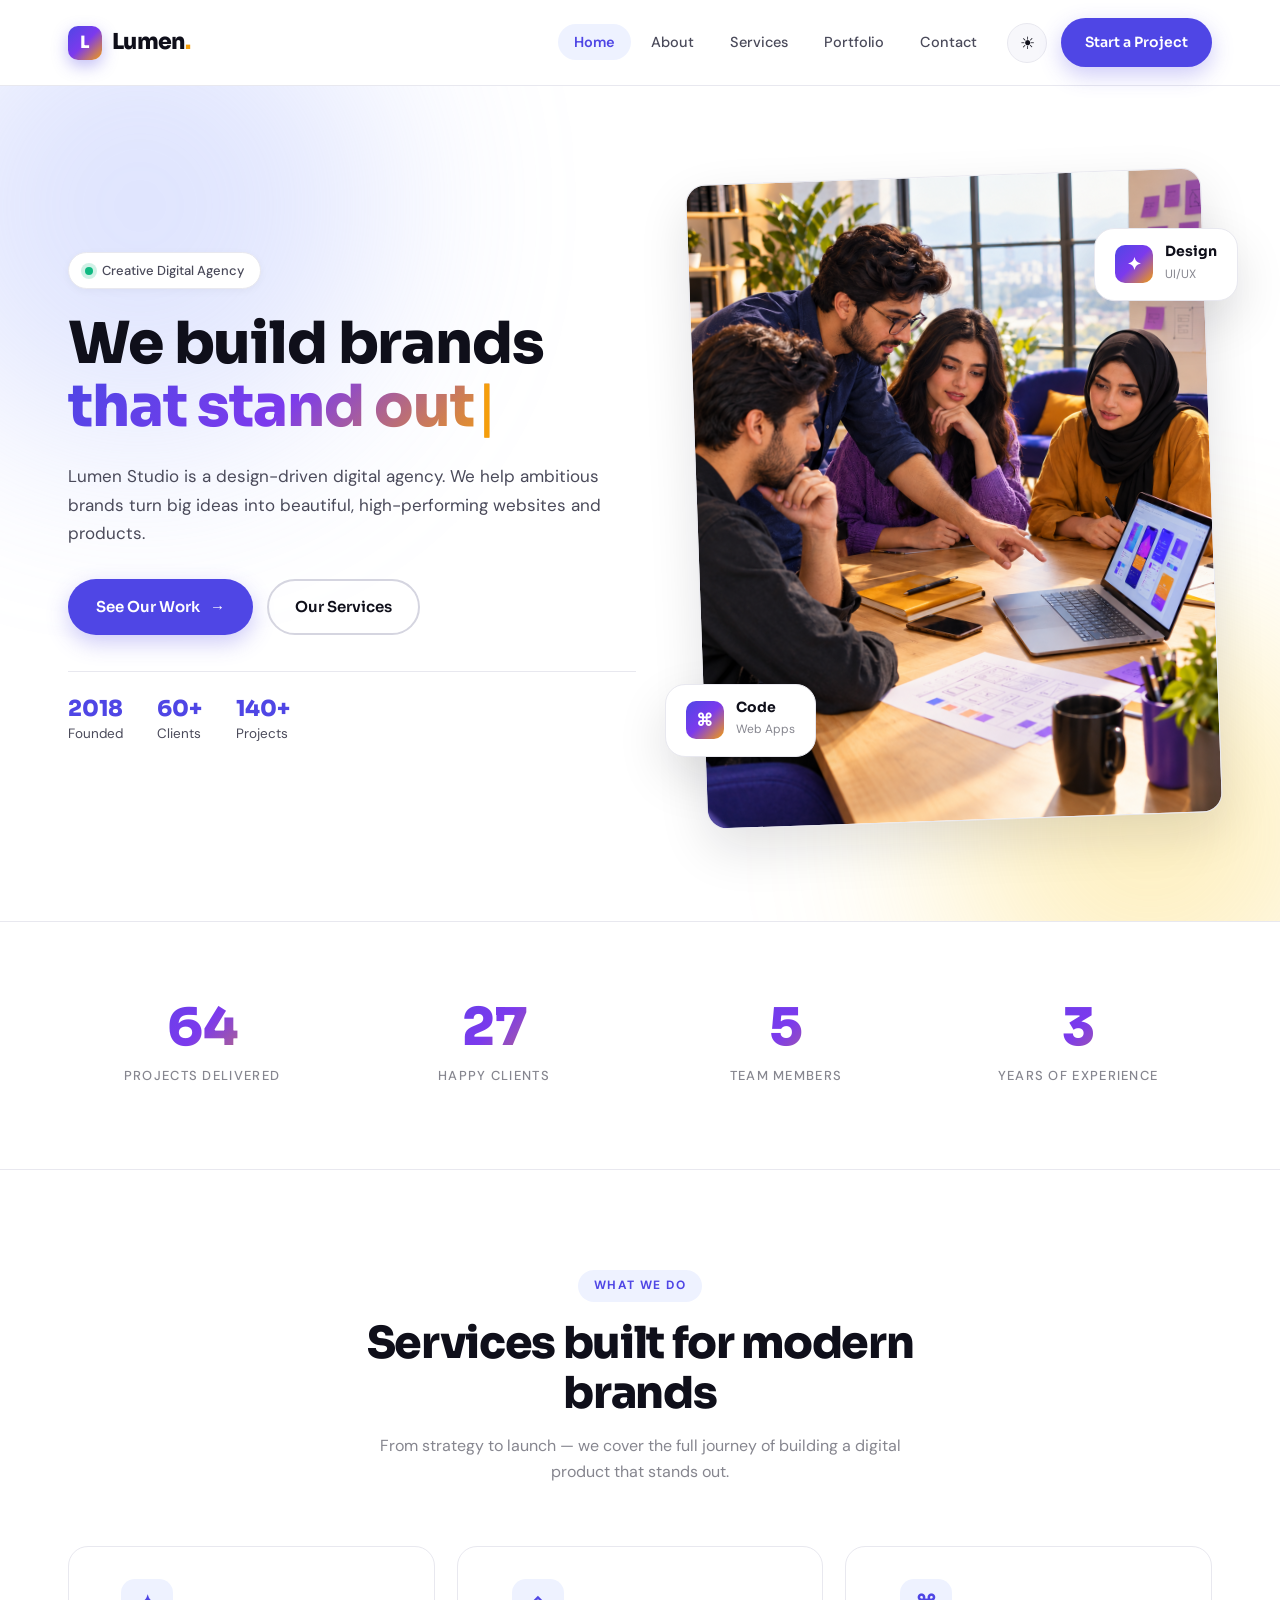
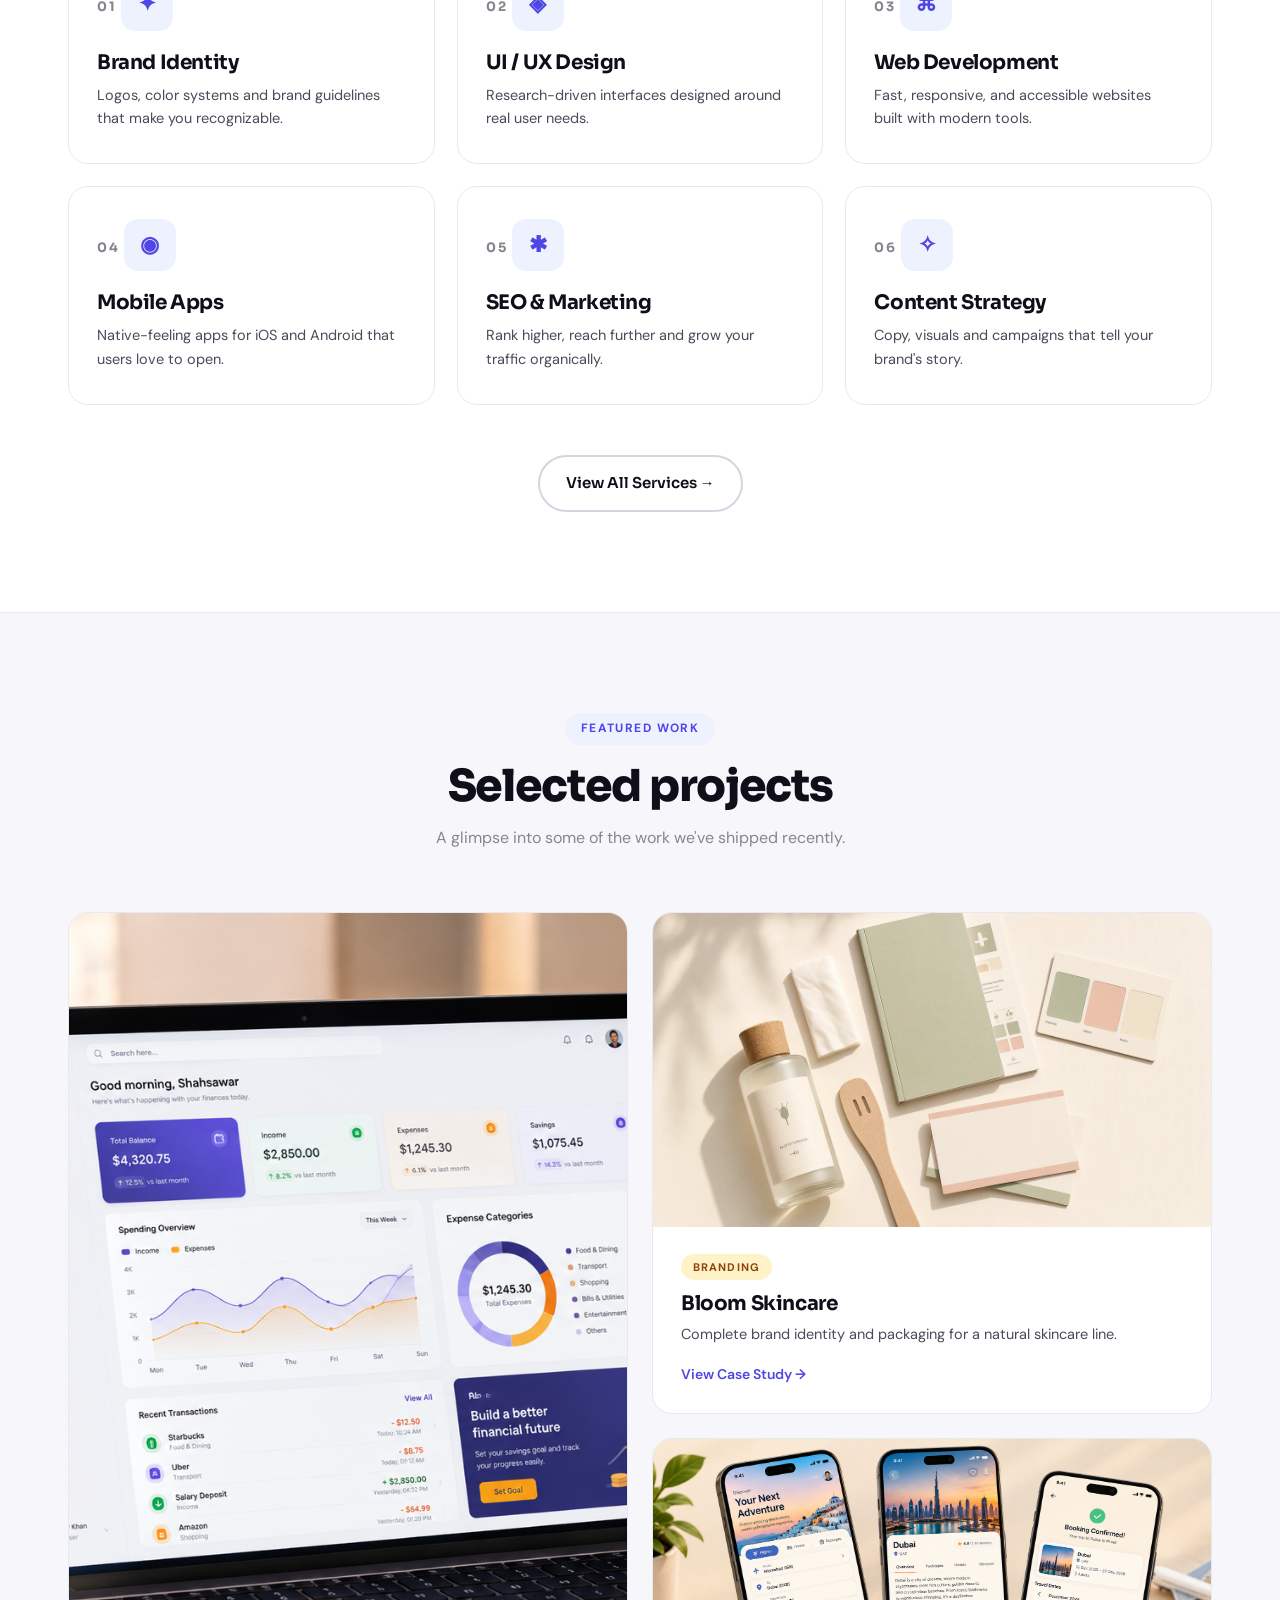
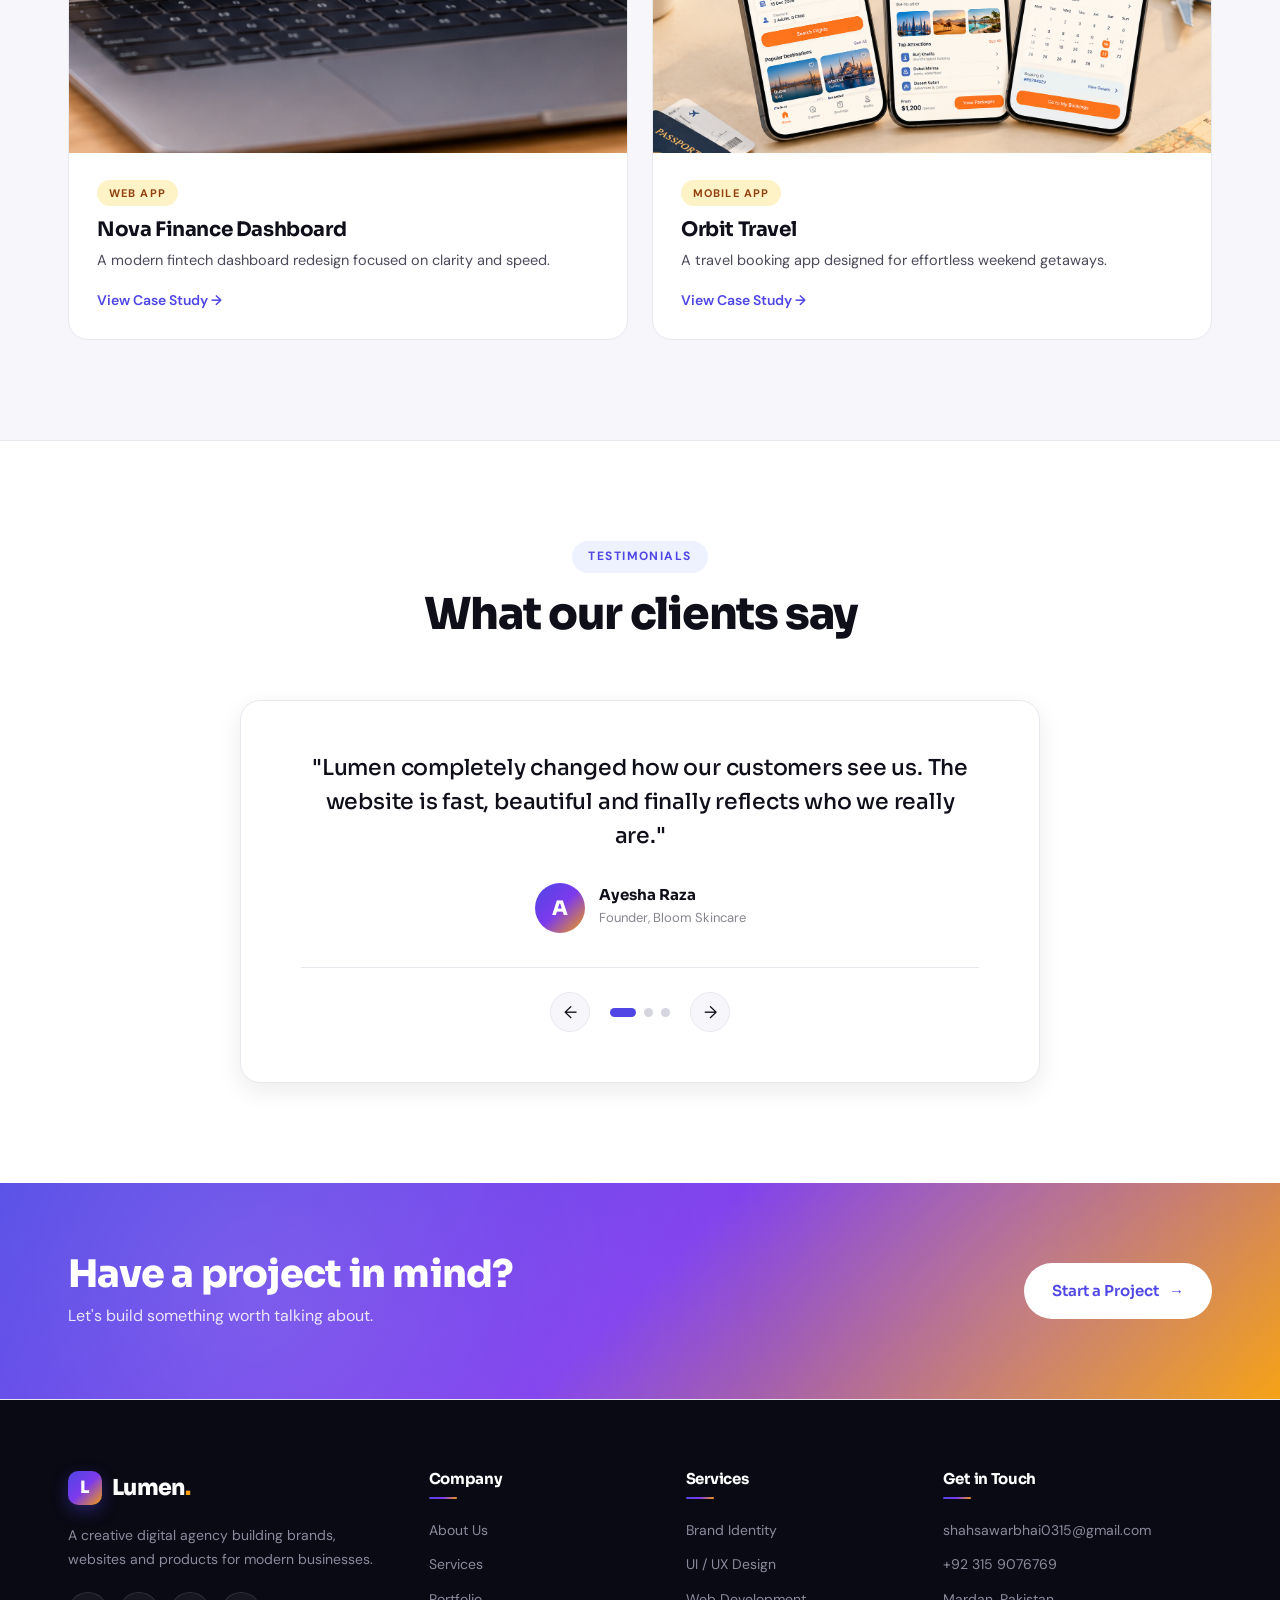
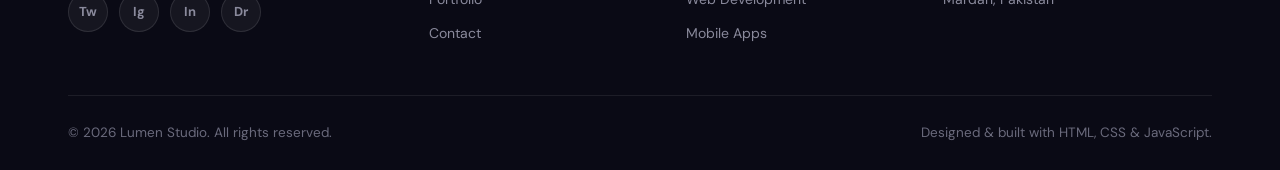
<file: index.html>
<!DOCTYPE html>
<html lang="en">
<head>
    <meta charset="UTF-8">
    <meta name="viewport" content="width=device-width, initial-scale=1.0">
    <title>Lumen Studio — Creative Digital Agency</title>
    <meta name="description" content="Lumen Studio — a creative digital agency building brands, websites and products that people love.">

    <link rel="preconnect" href="https://fonts.googleapis.com">
    <link rel="preconnect" href="https://fonts.gstatic.com" crossorigin>
    <link href="https://fonts.googleapis.com/css2?family=Sora:wght@400;500;600;700;800&family=DM+Sans:wght@400;500;600;700&display=swap" rel="stylesheet">

    <link rel="stylesheet" href="css/style.css">
</head>
<body>

    <!-- ================= HEADER ================= -->
    <header class="site-header">
        <div class="container header-inner">

            <a href="index.html" class="brand">
                <span class="brand-mark">L</span>
                <span>Lumen<span class="brand-dot">.</span></span>
            </a>

            <input type="checkbox" id="nav-toggle" class="nav-toggle">
            <label for="nav-toggle" class="nav-burger">
                <span></span><span></span><span></span>
            </label>

            <nav class="main-nav">
                <ul class="nav-list">
                    <li><a href="index.html" class="active">Home</a></li>
                    <li><a href="about.html">About</a></li>
                    <li><a href="services.html">Services</a></li>
                    <li><a href="portfolio.html">Portfolio</a></li>
                    <li><a href="contact.html">Contact</a></li>
                </ul>

                <button class="theme-toggle" id="themeToggle" aria-label="Toggle dark mode">
                    <span class="theme-icon-light">☀</span>
                    <span class="theme-icon-dark">☾</span>
                </button>

                <a href="contact.html" class="btn btn-primary nav-cta">Start a Project</a>
            </nav>

        </div>
    </header>

    <!-- ================= HERO ================= -->
    <section class="hero">
        <div class="hero-bg" aria-hidden="true">
            <span class="hero-blob hero-blob-1"></span>
            <span class="hero-blob hero-blob-2"></span>
        </div>

        <div class="container hero-inner">

            <div class="hero-content">
                <span class="badge">
                    <span class="badge-dot"></span>
                    Creative Digital Agency
                </span>

                <h1 class="hero-title">
                    We build brands
                    <span class="hero-accent" id="typingText"></span>
                </h1>

                <p class="hero-lead">
                    Lumen Studio is a design-driven digital agency. We help
                    ambitious brands turn big ideas into beautiful, high-performing
                    websites and products.
                </p>

                <div class="hero-actions">
                    <a href="portfolio.html" class="btn btn-primary">
                        See Our Work
                        <span class="btn-arrow">→</span>
                    </a>
                    <a href="services.html" class="btn btn-ghost">Our Services</a>
                </div>

                <ul class="hero-meta">
                    <li><strong>2018</strong> Founded</li>
                    <li><strong>60+</strong> Clients</li>
                    <li><strong>140+</strong> Projects</li>
                </ul>
            </div>

            <div class="hero-visual">
                <div class="hero-card hero-card-main">
                    <img src="images/hero.png" alt="Team working on a design project">
                </div>

                <div class="hero-card hero-card-small hero-card-1">
                    <span class="hero-card-icon">✦</span>
                    <div>
                        <strong>Design</strong>
                        <small>UI/UX</small>
                    </div>
                </div>

                <div class="hero-card hero-card-small hero-card-2">
                    <span class="hero-card-icon">⌘</span>
                    <div>
                        <strong>Code</strong>
                        <small>Web Apps</small>
                    </div>
                </div>
            </div>

        </div>
    </section>

    <!-- ================= TRUSTED / COUNTERS ================= -->
    <section class="counters">
        <div class="container counters-grid">

            <div class="counter" data-target="140">
                <span class="counter-num">0</span>
                <span class="counter-label">Projects Delivered</span>
            </div>

            <div class="counter" data-target="60">
                <span class="counter-num">0</span>
                <span class="counter-label">Happy Clients</span>
            </div>

            <div class="counter" data-target="12">
                <span class="counter-num">0</span>
                <span class="counter-label">Team Members</span>
            </div>

            <div class="counter" data-target="8">
                <span class="counter-num">0</span>
                <span class="counter-label">Years of Experience</span>
            </div>

        </div>
    </section>

    <!-- ================= SERVICES PREVIEW ================= -->
    <section class="section" id="services-preview">
        <div class="container">

            <div class="section-head">
                <span class="section-tag">What We Do</span>
                <h2 class="section-title">Services built for modern brands</h2>
                <p class="section-desc">
                    From strategy to launch — we cover the full journey of
                    building a digital product that stands out.
                </p>
            </div>

            <div class="services-grid">

                <article class="service-card">
                    <span class="service-num">01</span>
                    <div class="service-icon">✦</div>
                    <h3>Brand Identity</h3>
                    <p>Logos, color systems and brand guidelines that make you recognizable.</p>
                </article>

                <article class="service-card">
                    <span class="service-num">02</span>
                    <div class="service-icon">◈</div>
                    <h3>UI / UX Design</h3>
                    <p>Research-driven interfaces designed around real user needs.</p>
                </article>

                <article class="service-card">
                    <span class="service-num">03</span>
                    <div class="service-icon">⌘</div>
                    <h3>Web Development</h3>
                    <p>Fast, responsive, and accessible websites built with modern tools.</p>
                </article>

                <article class="service-card">
                    <span class="service-num">04</span>
                    <div class="service-icon">◉</div>
                    <h3>Mobile Apps</h3>
                    <p>Native-feeling apps for iOS and Android that users love to open.</p>
                </article>

                <article class="service-card">
                    <span class="service-num">05</span>
                    <div class="service-icon">✱</div>
                    <h3>SEO &amp; Marketing</h3>
                    <p>Rank higher, reach further and grow your traffic organically.</p>
                </article>

                <article class="service-card">
                    <span class="service-num">06</span>
                    <div class="service-icon">✧</div>
                    <h3>Content Strategy</h3>
                    <p>Copy, visuals and campaigns that tell your brand's story.</p>
                </article>

            </div>

            <div class="center-btn">
                <a href="services.html" class="btn btn-ghost">
                    View All Services →
                </a>
            </div>

        </div>
    </section>

    <!-- ================= FEATURED WORK ================= -->
    <section class="section section-tint" id="featured">
        <div class="container">

            <div class="section-head">
                <span class="section-tag">Featured Work</span>
                <h2 class="section-title">Selected projects</h2>
                <p class="section-desc">
                    A glimpse into some of the work we've shipped recently.
                </p>
            </div>

            <div class="featured-grid">

                <article class="featured-card featured-card-large">
                    <div class="featured-image">
                        <img src="images/project-1.png" alt="Nova Finance dashboard project">
                    </div>
                    <div class="featured-info">
                        <span class="featured-tag">Web App</span>
                        <h3>Nova Finance Dashboard</h3>
                        <p>A modern fintech dashboard redesign focused on clarity and speed.</p>
                        <a href="portfolio.html" class="text-link">View Case Study →</a>
                    </div>
                </article>

                <article class="featured-card">
                    <div class="featured-image">
                        <img src="images/project-2.webp" alt="Bloom Skincare brand project">
                    </div>
                    <div class="featured-info">
                        <span class="featured-tag">Branding</span>
                        <h3>Bloom Skincare</h3>
                        <p>Complete brand identity and packaging for a natural skincare line.</p>
                        <a href="portfolio.html" class="text-link">View Case Study →</a>
                    </div>
                </article>

                <article class="featured-card">
                    <div class="featured-image">
                        <img src="images/project-3.png" alt="Orbit Travel mobile app project">
                    </div>
                    <div class="featured-info">
                        <span class="featured-tag">Mobile App</span>
                        <h3>Orbit Travel</h3>
                        <p>A travel booking app designed for effortless weekend getaways.</p>
                        <a href="portfolio.html" class="text-link">View Case Study →</a>
                    </div>
                </article>

            </div>

        </div>
    </section>

    <!-- ================= TESTIMONIALS SLIDER ================= -->
    <section class="section" id="testimonials">
        <div class="container">

            <div class="section-head">
                <span class="section-tag">Testimonials</span>
                <h2 class="section-title">What our clients say</h2>
            </div>

            <div class="slider" id="testimonialSlider">

                <div class="slide active">
                    <blockquote>
                        "Lumen completely changed how our customers see us.
                        The website is fast, beautiful and finally reflects
                        who we really are."
                    </blockquote>
                    <div class="slide-author">
                        <div class="slide-avatar">A</div>
                        <div>
                            <strong>Ayesha Raza</strong>
                            <small>Founder, Bloom Skincare</small>
                        </div>
                    </div>
                </div>

                <div class="slide">
                    <blockquote>
                        "Working with this team felt like having an in-house
                        design department. Every detail was thought through."
                    </blockquote>
                    <div class="slide-author">
                        <div class="slide-avatar">H</div>
                        <div>
                            <strong>Hamza Ali</strong>
                            <small>CTO, Nova Finance</small>
                        </div>
                    </div>
                </div>

                <div class="slide">
                    <blockquote>
                        "They shipped on time, on budget, and far above our
                        expectations. We've already signed for two more projects."
                    </blockquote>
                    <div class="slide-author">
                        <div class="slide-avatar">S</div>
                        <div>
                            <strong>Sara Khan</strong>
                            <small>Marketing Lead, Orbit Travel</small>
                        </div>
                    </div>
                </div>

                <div class="slider-nav">
                    <button class="slider-btn" id="prevSlide" aria-label="Previous testimonial">←</button>
                    <div class="slider-dots" id="sliderDots"></div>
                    <button class="slider-btn" id="nextSlide" aria-label="Next testimonial">→</button>
                </div>

            </div>

        </div>
    </section>

    <!-- ================= CTA BANNER ================= -->
    <section class="cta-banner">
        <div class="container cta-inner">
            <div>
                <h2>Have a project in mind?</h2>
                <p>Let's build something worth talking about.</p>
            </div>
            <a href="contact.html" class="btn btn-light">
                Start a Project
                <span class="btn-arrow">→</span>
            </a>
        </div>
    </section>

    <!-- ================= FOOTER ================= -->
    <footer class="site-footer">
        <div class="container">

            <div class="footer-grid">

                <div class="footer-col footer-about">
                    <a href="index.html" class="brand brand-footer">
                        <span class="brand-mark">L</span>
                        <span>Lumen<span class="brand-dot">.</span></span>
                    </a>
                    <p>
                        A creative digital agency building brands, websites
                        and products for modern businesses.
                    </p>
                    <ul class="footer-socials">
                        <li><a href="#" aria-label="Twitter">Tw</a></li>
                        <li><a href="#" aria-label="Instagram">Ig</a></li>
                        <li><a href="#" aria-label="LinkedIn">In</a></li>
                        <li><a href="#" aria-label="Dribbble">Dr</a></li>
                    </ul>
                </div>

                <div class="footer-col">
                    <h4>Company</h4>
                    <ul>
                        <li><a href="about.html">About Us</a></li>
                        <li><a href="services.html">Services</a></li>
                        <li><a href="portfolio.html">Portfolio</a></li>
                        <li><a href="contact.html">Contact</a></li>
                    </ul>
                </div>

                <div class="footer-col">
                    <h4>Services</h4>
                    <ul>
                        <li><a href="services.html">Brand Identity</a></li>
                        <li><a href="services.html">UI / UX Design</a></li>
                        <li><a href="services.html">Web Development</a></li>
                        <li><a href="services.html">Mobile Apps</a></li>
                    </ul>
                </div>

                <div class="footer-col">
                    <h4>Get in Touch</h4>
                    <ul>
                        <li><a href="shahsawarbhai0315@gmai.com.com">shahsawarbhai0315@gmail.com</a></li>
                        <li><a href="tel:+923159076769">+92 315 9076769</a></li>
                        <li> Mardan, Pakistan</li>
                    </ul>
                </div>

            </div>

            <div class="footer-bottom">
                <p>© 2026 Lumen Studio. All rights reserved.</p>
                <p>Designed &amp; built with HTML, CSS &amp; JavaScript.</p>
            </div>

        </div>
    </footer>

    <!-- Scroll to top button -->
    <button class="scroll-top" id="scrollTop" aria-label="Scroll to top">
        ↑
    </button>

    <script src="js/main.js"></script>
</body>
</html>
</file>
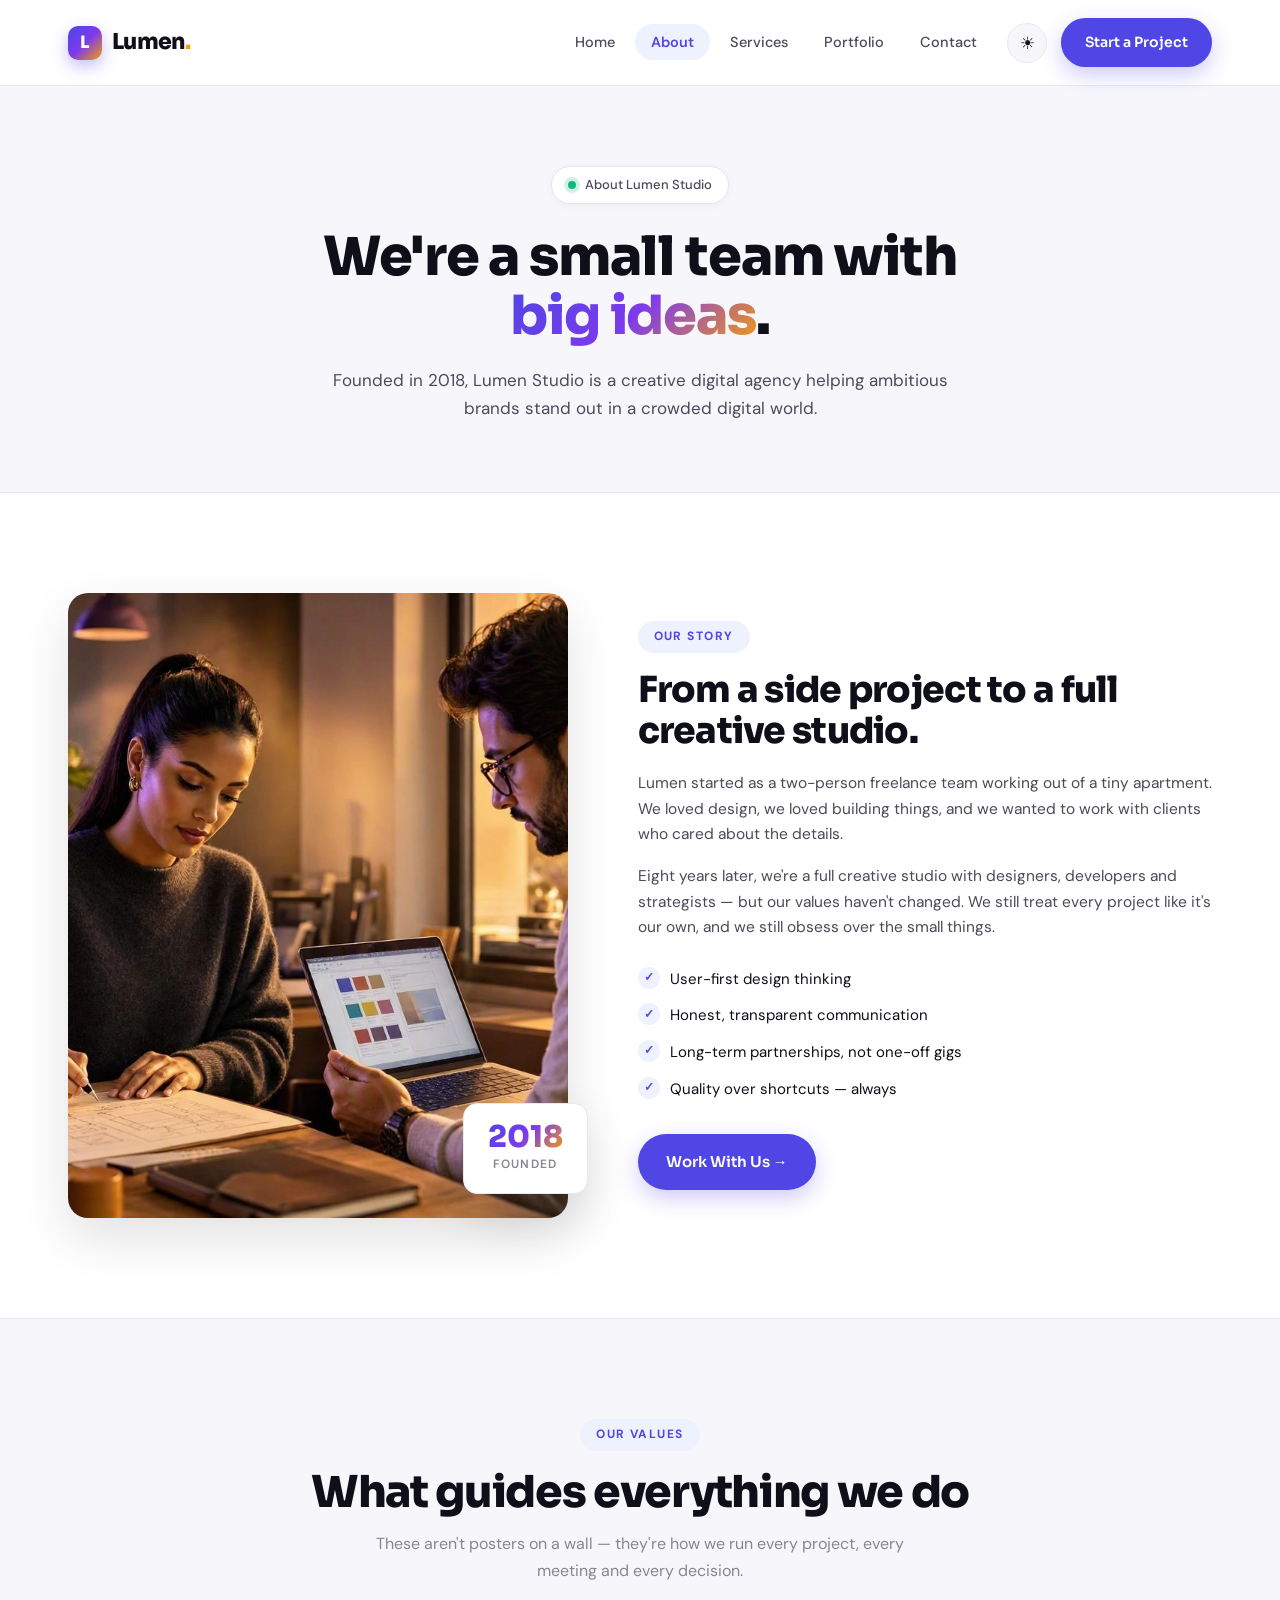
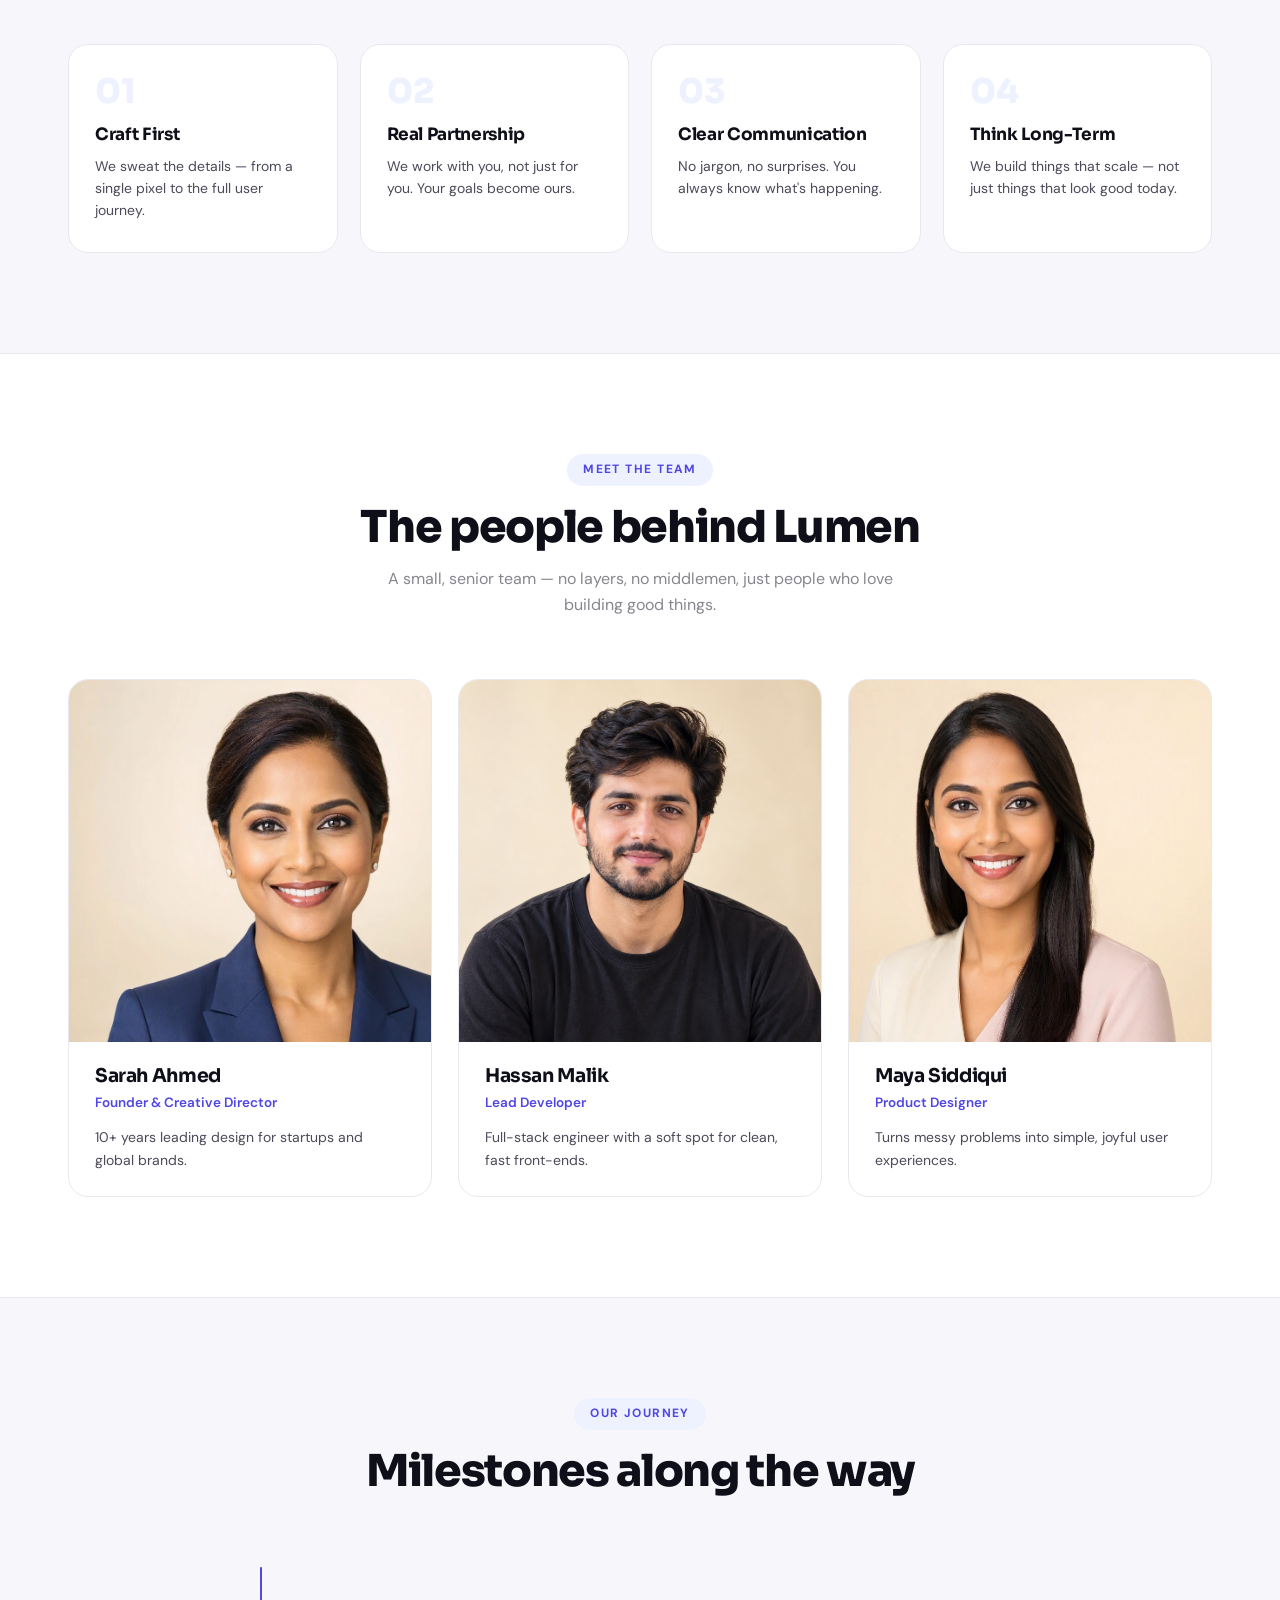
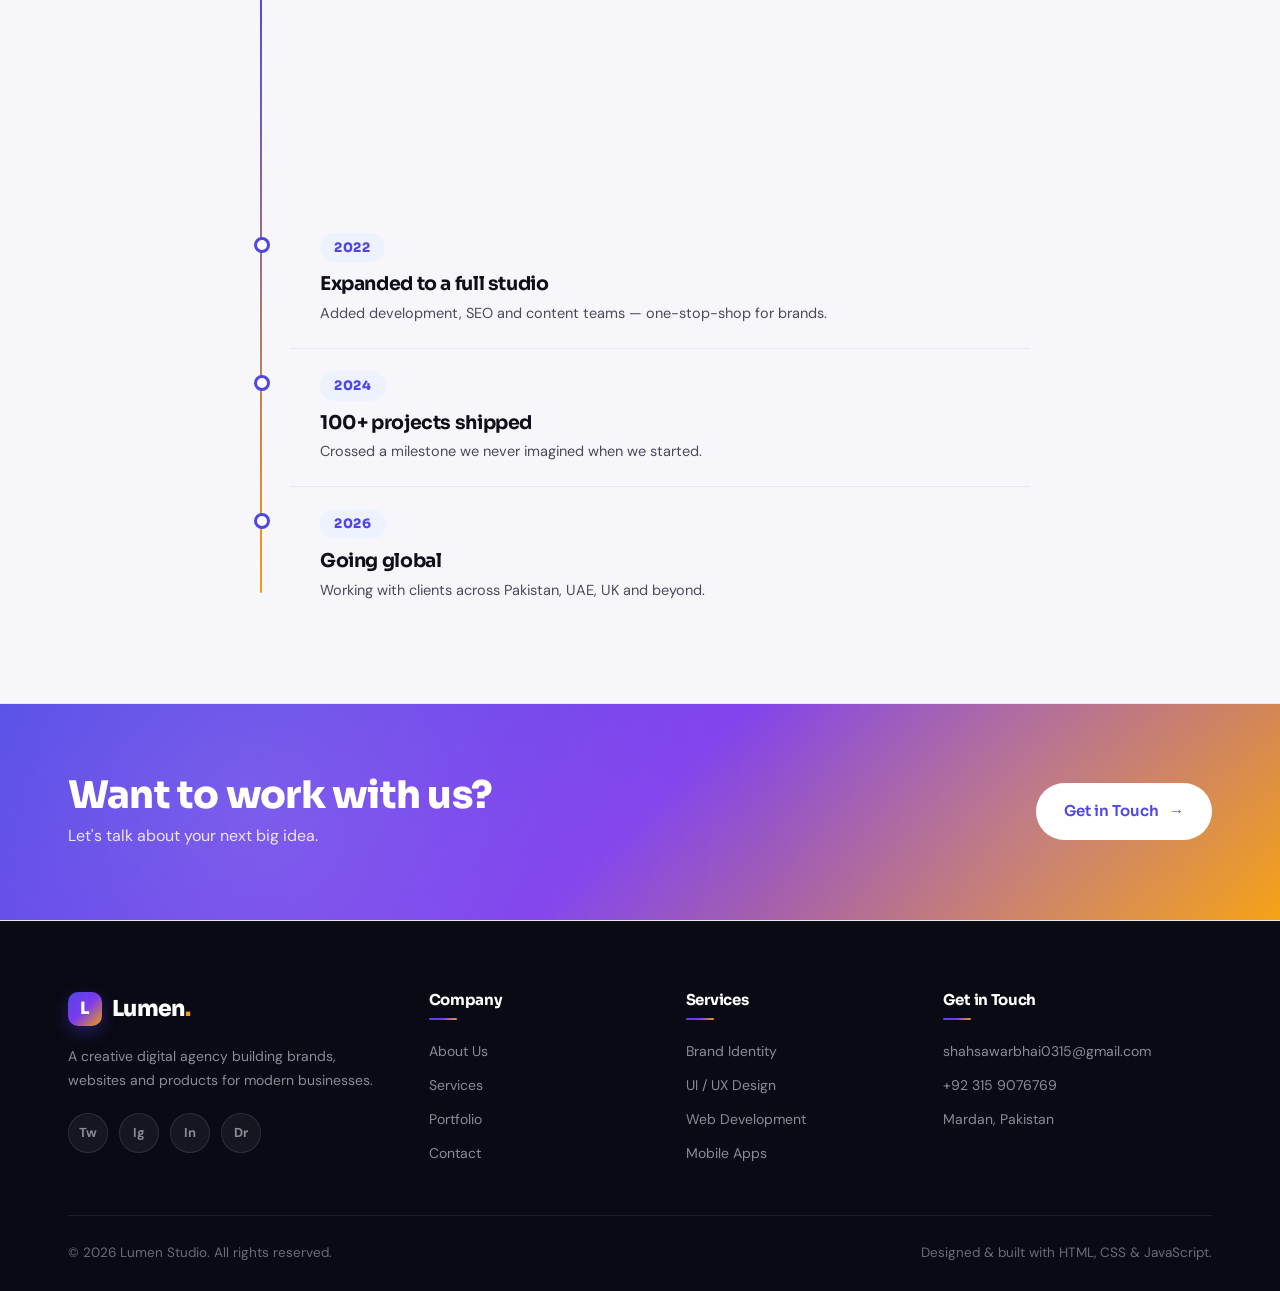
<file: about.html>
<!DOCTYPE html>
<html lang="en">
<head>
    <meta charset="UTF-8">
    <meta name="viewport" content="width=device-width, initial-scale=1.0">
    <title>About — Lumen Studio</title>
    <meta name="description" content="Learn about Lumen Studio — our story, our team and the values that drive our work.">

    <link rel="preconnect" href="https://fonts.googleapis.com">
    <link rel="preconnect" href="https://fonts.gstatic.com" crossorigin>
    <link href="https://fonts.googleapis.com/css2?family=Sora:wght@400;500;600;700;800&family=DM+Sans:wght@400;500;600;700&display=swap" rel="stylesheet">

    <link rel="stylesheet" href="css/style.css">
</head>
<body>

    <!-- ================= HEADER ================= -->
    <header class="site-header">
        <div class="container header-inner">

            <a href="index.html" class="brand">
                <span class="brand-mark">L</span>
                <span>Lumen<span class="brand-dot">.</span></span>
            </a>

            <input type="checkbox" id="nav-toggle" class="nav-toggle">
            <label for="nav-toggle" class="nav-burger">
                <span></span><span></span><span></span>
            </label>

            <nav class="main-nav">
                <ul class="nav-list">
                    <li><a href="index.html">Home</a></li>
                    <li><a href="about.html" class="active">About</a></li>
                    <li><a href="services.html">Services</a></li>
                    <li><a href="portfolio.html">Portfolio</a></li>
                    <li><a href="contact.html">Contact</a></li>
                </ul>

                <button class="theme-toggle" id="themeToggle" aria-label="Toggle dark mode">
                    <span class="theme-icon-light">☀</span>
                    <span class="theme-icon-dark">☾</span>
                </button>

                <a href="contact.html" class="btn btn-primary nav-cta">Start a Project</a>
            </nav>

        </div>
    </header>

    <!-- ================= PAGE HERO ================= -->
    <section class="page-hero">
        <div class="container page-hero-inner">
            <span class="badge">
                <span class="badge-dot"></span>
                About Lumen Studio
            </span>
            <h1 class="page-title">
                We're a small team with <span class="text-accent">big ideas</span>.
            </h1>
            <p class="page-lead">
                Founded in 2018, Lumen Studio is a creative digital agency
                helping ambitious brands stand out in a crowded digital world.
            </p>
        </div>
    </section>

    <!-- ================= OUR STORY ================= -->
    <section class="section">
        <div class="container story-grid">

            <div class="story-visual">
                <img src="images/about.webp" alt="The Lumen Studio team at work">
                <div class="story-badge">
                    <strong>2018</strong>
                    <span>Founded</span>
                </div>
            </div>

            <div class="story-content">
                <span class="section-tag">Our Story</span>
                <h2 class="section-title-sm">From a side project to a full creative studio.</h2>

                <p>
                    Lumen started as a two-person freelance team working out
                    of a tiny apartment. We loved design, we loved building
                    things, and we wanted to work with clients who cared
                    about the details.
                </p>

                <p>
                    Eight years later, we're a full creative studio with
                    designers, developers and strategists — but our values
                    haven't changed. We still treat every project like it's
                    our own, and we still obsess over the small things.
                </p>

                <ul class="checklist">
                    <li>User-first design thinking</li>
                    <li>Honest, transparent communication</li>
                    <li>Long-term partnerships, not one-off gigs</li>
                    <li>Quality over shortcuts — always</li>
                </ul>

                <a href="contact.html" class="btn btn-primary">Work With Us →</a>
            </div>

        </div>
    </section>

    <!-- ================= VALUES ================= -->
    <section class="section section-tint">
        <div class="container">

            <div class="section-head">
                <span class="section-tag">Our Values</span>
                <h2 class="section-title">What guides everything we do</h2>
                <p class="section-desc">
                    These aren't posters on a wall — they're how we run
                    every project, every meeting and every decision.
                </p>
            </div>

            <div class="values-grid">

                <article class="value-card">
                    <span class="value-num">01</span>
                    <h3>Craft First</h3>
                    <p>We sweat the details — from a single pixel to the full user journey.</p>
                </article>

                <article class="value-card">
                    <span class="value-num">02</span>
                    <h3>Real Partnership</h3>
                    <p>We work with you, not just for you. Your goals become ours.</p>
                </article>

                <article class="value-card">
                    <span class="value-num">03</span>
                    <h3>Clear Communication</h3>
                    <p>No jargon, no surprises. You always know what's happening.</p>
                </article>

                <article class="value-card">
                    <span class="value-num">04</span>
                    <h3>Think Long-Term</h3>
                    <p>We build things that scale — not just things that look good today.</p>
                </article>

            </div>

        </div>
    </section>

    <!-- ================= TEAM ================= -->
    <section class="section">
        <div class="container">

            <div class="section-head">
                <span class="section-tag">Meet the Team</span>
                <h2 class="section-title">The people behind Lumen</h2>
                <p class="section-desc">
                    A small, senior team — no layers, no middlemen, just
                    people who love building good things.
                </p>
            </div>

            <div class="team-grid">

                <article class="team-card">
                    <div class="team-photo">
                        <img src="images/team-1.webp" alt="Sarah Ahmed — Founder and Creative Director">
                    </div>
                    <div class="team-info">
                        <h3>Sarah Ahmed</h3>
                        <p class="team-role">Founder &amp; Creative Director</p>
                        <p class="team-bio">10+ years leading design for startups and global brands.</p>
                    </div>
                </article>

                <article class="team-card">
                    <div class="team-photo">
                        <img src="images/team-2.png" alt="Hassan Malik — Lead Developer">
                    </div>
                    <div class="team-info">
                        <h3>Hassan Malik</h3>
                        <p class="team-role">Lead Developer</p>
                        <p class="team-bio">Full-stack engineer with a soft spot for clean, fast front-ends.</p>
                    </div>
                </article>

                <article class="team-card">
                    <div class="team-photo">
                        <img src="images/team-3.webp" alt="Maya Siddiqui — Product Designer">
                    </div>
                    <div class="team-info">
                        <h3>Maya Siddiqui</h3>
                        <p class="team-role">Product Designer</p>
                        <p class="team-bio">Turns messy problems into simple, joyful user experiences.</p>
                    </div>
                </article>

            </div>

        </div>
    </section>

    <!-- ================= MILESTONES ================= -->
    <section class="section section-tint">
        <div class="container">

            <div class="section-head">
                <span class="section-tag">Our Journey</span>
                <h2 class="section-title">Milestones along the way</h2>
            </div>

            <div class="timeline">

                <div class="timeline-item">
                    <span class="timeline-year">2018</span>
                    <div class="timeline-content">
                        <h3>Lumen Studio is born</h3>
                        <p>Two friends, one laptop and a shared love for good design.</p>
                    </div>
                </div>

                <div class="timeline-item">
                    <span class="timeline-year">2020</span>
                    <div class="timeline-content">
                        <h3>First 20 clients</h3>
                        <p>We grew from freelance gigs to a steady stream of long-term partners.</p>
                    </div>
                </div>

                <div class="timeline-item">
                    <span class="timeline-year">2022</span>
                    <div class="timeline-content">
                        <h3>Expanded to a full studio</h3>
                        <p>Added development, SEO and content teams — one-stop-shop for brands.</p>
                    </div>
                </div>

                <div class="timeline-item">
                    <span class="timeline-year">2024</span>
                    <div class="timeline-content">
                        <h3>100+ projects shipped</h3>
                        <p>Crossed a milestone we never imagined when we started.</p>
                    </div>
                </div>

                <div class="timeline-item">
                    <span class="timeline-year">2026</span>
                    <div class="timeline-content">
                        <h3>Going global</h3>
                        <p>Working with clients across Pakistan, UAE, UK and beyond.</p>
                    </div>
                </div>

            </div>

        </div>
    </section>

    <!-- ================= CTA BANNER ================= -->
    <section class="cta-banner">
        <div class="container cta-inner">
            <div>
                <h2>Want to work with us?</h2>
                <p>Let's talk about your next big idea.</p>
            </div>
            <a href="contact.html" class="btn btn-light">
                Get in Touch
                <span class="btn-arrow">→</span>
            </a>
        </div>
    </section>

    <!-- ================= FOOTER ================= -->
    <footer class="site-footer">
        <div class="container">

            <div class="footer-grid">

                <div class="footer-col footer-about">
                    <a href="index.html" class="brand brand-footer">
                        <span class="brand-mark">L</span>
                        <span>Lumen<span class="brand-dot">.</span></span>
                    </a>
                    <p>
                        A creative digital agency building brands, websites
                        and products for modern businesses.
                    </p>
                    <ul class="footer-socials">
                        <li><a href="#" aria-label="Twitter">Tw</a></li>
                        <li><a href="#" aria-label="Instagram">Ig</a></li>
                        <li><a href="#" aria-label="LinkedIn">In</a></li>
                        <li><a href="#" aria-label="Dribbble">Dr</a></li>
                    </ul>
                </div>

                <div class="footer-col">
                    <h4>Company</h4>
                    <ul>
                        <li><a href="about.html">About Us</a></li>
                        <li><a href="services.html">Services</a></li>
                        <li><a href="portfolio.html">Portfolio</a></li>
                        <li><a href="contact.html">Contact</a></li>
                    </ul>
                </div>

                <div class="footer-col">
                    <h4>Services</h4>
                    <ul>
                        <li><a href="services.html">Brand Identity</a></li>
                        <li><a href="services.html">UI / UX Design</a></li>
                        <li><a href="services.html">Web Development</a></li>
                        <li><a href="services.html">Mobile Apps</a></li>
                    </ul>
                </div>

                <div class="footer-col">
                    <h4>Get in Touch</h4>
                    <ul>
                        <li><a href="mailto:shahsawarbhai0315@gmail.com">shahsawarbhai0315@gmail.com</a></li>
                        <li><a href="tel:+923159076769">+92 315 9076769</a></li>
                        <li>Mardan, Pakistan</li>
                    </ul>
                </div>

            </div>

            <div class="footer-bottom">
                <p>© 2026 Lumen Studio. All rights reserved.</p>
                <p>Designed &amp; built with HTML, CSS &amp; JavaScript.</p>
            </div>

        </div>
    </footer>

    <button class="scroll-top" id="scrollTop" aria-label="Scroll to top">↑</button>

    <script src="js/main.js"></script>
</body>
</html>
</file>
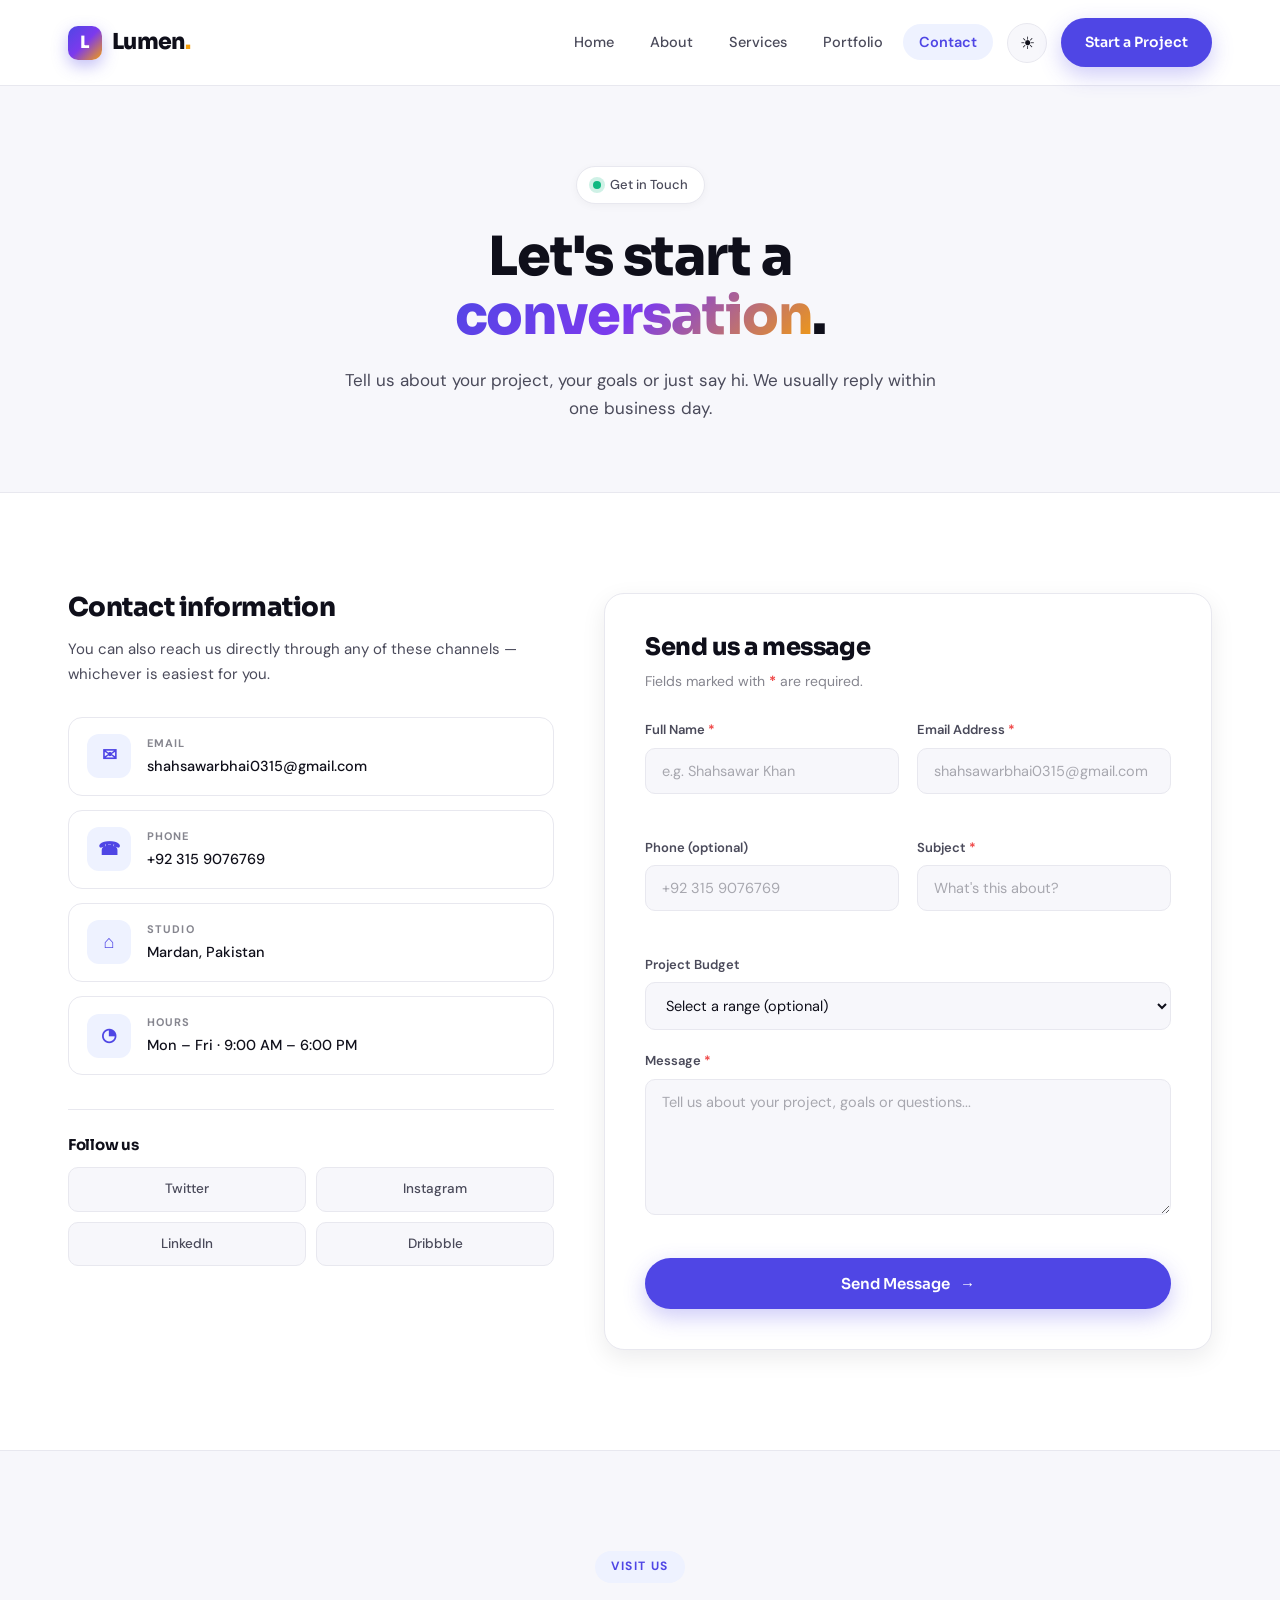
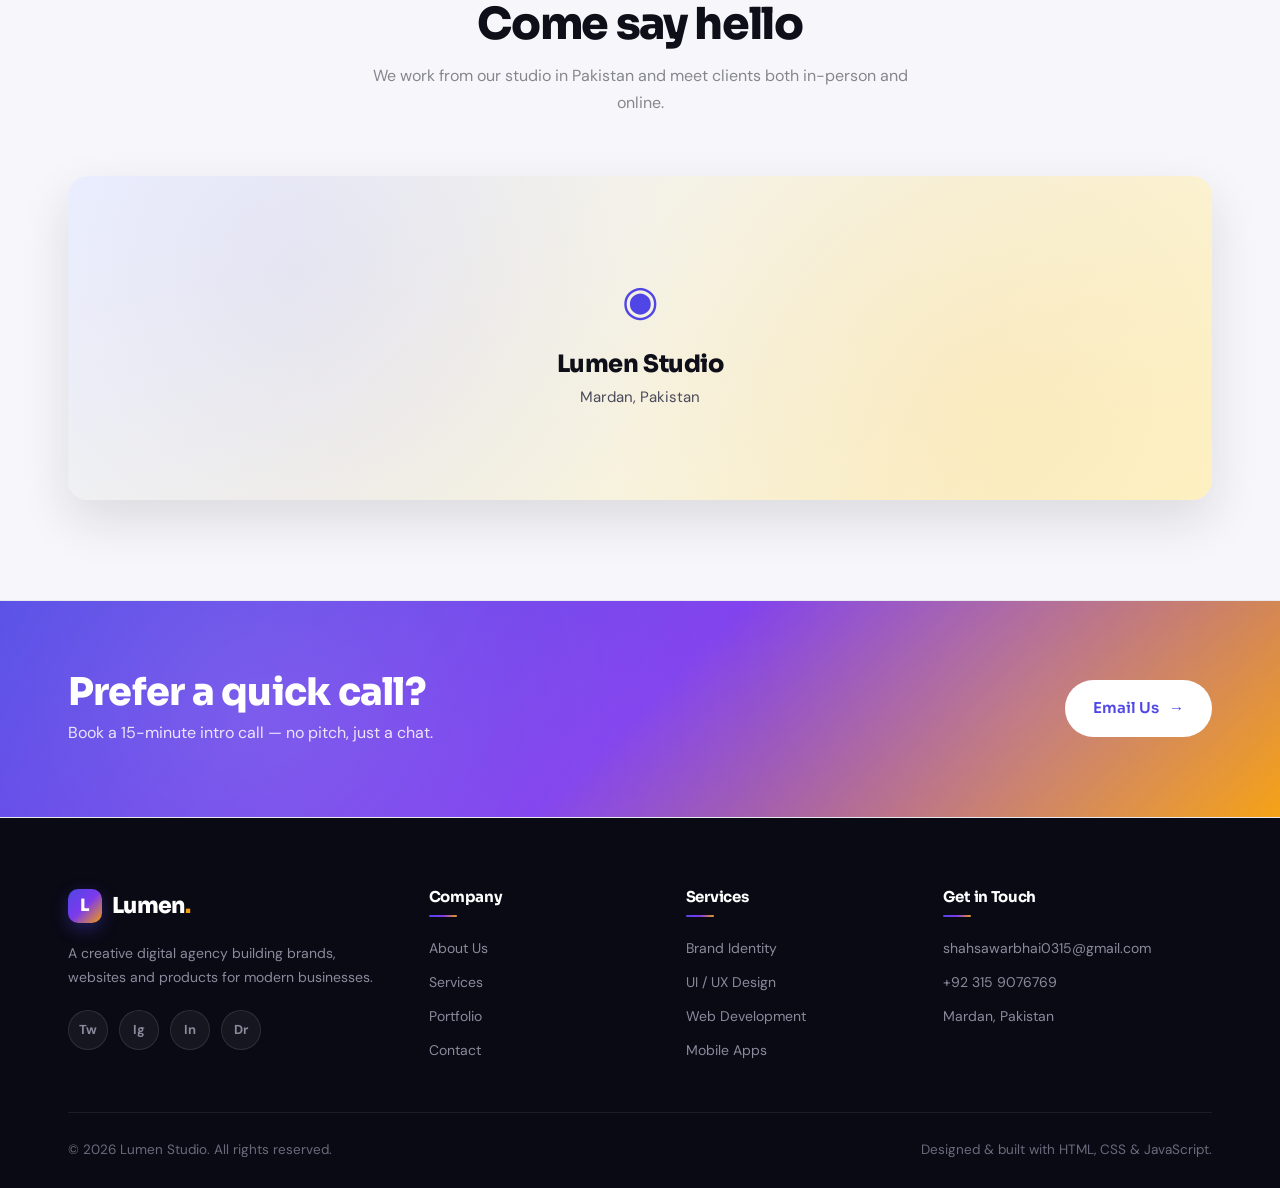
<file: contact.html>
<!DOCTYPE html>
<html lang="en">
<head>
    <meta charset="UTF-8">
    <meta name="viewport" content="width=device-width, initial-scale=1.0">
    <title>Contact — Lumen Studio</title>
    <meta name="description" content="Get in touch with Lumen Studio — let's talk about your next project.">

    <link rel="preconnect" href="https://fonts.googleapis.com">
    <link rel="preconnect" href="https://fonts.gstatic.com" crossorigin>
    <link href="https://fonts.googleapis.com/css2?family=Sora:wght@400;500;600;700;800&family=DM+Sans:wght@400;500;600;700&display=swap" rel="stylesheet">

    <link rel="stylesheet" href="css/style.css">
</head>
<body>

    <!-- ================= HEADER ================= -->
    <header class="site-header">
        <div class="container header-inner">

            <a href="index.html" class="brand">
                <span class="brand-mark">L</span>
                <span>Lumen<span class="brand-dot">.</span></span>
            </a>

            <input type="checkbox" id="nav-toggle" class="nav-toggle">
            <label for="nav-toggle" class="nav-burger">
                <span></span><span></span><span></span>
            </label>

            <nav class="main-nav">
                <ul class="nav-list">
                    <li><a href="index.html">Home</a></li>
                    <li><a href="about.html">About</a></li>
                    <li><a href="services.html">Services</a></li>
                    <li><a href="portfolio.html">Portfolio</a></li>
                    <li><a href="contact.html" class="active">Contact</a></li>
                </ul>

                <button class="theme-toggle" id="themeToggle" aria-label="Toggle dark mode">
                    <span class="theme-icon-light">☀</span>
                    <span class="theme-icon-dark">☾</span>
                </button>

                <a href="#contact-form" class="btn btn-primary nav-cta">Start a Project</a>
            </nav>

        </div>
    </header>

    <!-- ================= PAGE HERO ================= -->
    <section class="page-hero">
        <div class="container page-hero-inner">
            <span class="badge">
                <span class="badge-dot"></span>
                Get in Touch
            </span>
            <h1 class="page-title">
                Let's start a <span class="text-accent">conversation</span>.
            </h1>
            <p class="page-lead">
                Tell us about your project, your goals or just say hi.
                We usually reply within one business day.
            </p>
        </div>
    </section>

    <!-- ================= CONTACT ================= -->
    <section class="section" id="contact-form">
        <div class="container contact-grid">

            <!-- Contact info -->
            <aside class="contact-info">
                <h2 class="contact-info-title">Contact information</h2>
                <p class="contact-info-text">
                    You can also reach us directly through any of these
                    channels — whichever is easiest for you.
                </p>

                <ul class="contact-methods">

                    <li class="contact-method">
                        <span class="contact-icon">✉</span>
                        <div>
                            <span class="contact-label">Email</span>
                            <a href="mailto:shahsawarbhai0315@gmail.com">shahsawarbhai0315@gmail.com</a>
                        </div>
                    </li>

                    <li class="contact-method">
                        <span class="contact-icon">☎</span>
                        <div>
                            <span class="contact-label">Phone</span>
                            <a href="tel:+92 3159076769">+92 315 9076769</a>
                        </div>
                    </li>

                    <li class="contact-method">
                        <span class="contact-icon">⌂</span>
                        <div>
                            <span class="contact-label">Studio</span>
                            <span>Mardan, Pakistan</span>
                        </div>
                    </li>

                    <li class="contact-method">
                        <span class="contact-icon">◔</span>
                        <div>
                            <span class="contact-label">Hours</span>
                            <span>Mon – Fri · 9:00 AM – 6:00 PM</span>
                        </div>
                    </li>

                </ul>

                <div class="contact-socials">
                    <h3>Follow us</h3>
                    <ul class="social-grid">
                        <li><a href="#" class="social-link">Twitter</a></li>
                        <li><a href="#" class="social-link">Instagram</a></li>
                        <li><a href="#" class="social-link">LinkedIn</a></li>
                        <li><a href="#" class="social-link">Dribbble</a></li>
                    </ul>
                </div>
            </aside>

            <!-- Contact form -->
            <div class="contact-form-wrap">
                <h2 class="contact-form-title">Send us a message</h2>
                <p class="contact-form-text">
                    Fields marked with <span class="req">*</span> are required.
                </p>

                <form class="contact-form" id="contactForm" novalidate>

                    <div class="form-row">
                        <div class="form-field">
                            <label for="name">Full Name <span class="req">*</span></label>
                            <input type="text" id="name" name="name" placeholder="e.g. Shahsawar Khan" autocomplete="name">
                            <small class="form-error" data-error="name"></small>
                        </div>

                        <div class="form-field">
                            <label for="email">Email Address <span class="req">*</span></label>
                            <input type="email" id="email" name="email" placeholder="shahsawarbhai0315@gmail.com" autocomplete="email">
                            <small class="form-error" data-error="email"></small>
                        </div>
                    </div>

                    <div class="form-row">
                        <div class="form-field">
                            <label for="phone">Phone (optional)</label>
                            <input type="tel" id="phone" name="phone" placeholder="+92 315 9076769" autocomplete="tel">
                            <small class="form-error" data-error="phone"></small>
                        </div>

                        <div class="form-field">
                            <label for="subject">Subject <span class="req">*</span></label>
                            <input type="text" id="subject" name="subject" placeholder="What's this about?">
                            <small class="form-error" data-error="subject"></small>
                        </div>
                    </div>

                    <div class="form-field">
                        <label for="budget">Project Budget</label>
                        <select id="budget" name="budget">
                            <option value="">Select a range (optional)</option>
                            <option value="<2000">Less than $2,000</option>
                            <option value="2000-5000">$2,000 – $5,000</option>
                            <option value="5000-15000">$5,000 – $15,000</option>
                            <option value=">15000">More than $15,000</option>
                        </select>
                    </div>

                    <div class="form-field">
                        <label for="message">Message <span class="req">*</span></label>
                        <textarea id="message" name="message" rows="6" placeholder="Tell us about your project, goals or questions..."></textarea>
                        <small class="form-error" data-error="message"></small>
                    </div>

                    <button type="submit" class="btn btn-primary btn-block">
                        Send Message
                        <span class="btn-arrow">→</span>
                    </button>

                    <p class="form-success" id="formSuccess" hidden>
                        ✓ Thanks! Your message has been sent successfully.
                    </p>

                </form>
            </div>

        </div>
    </section>

    <!-- ================= MAP / LOCATION BANNER ================= -->
    <section class="section section-tint">
        <div class="container">

            <div class="section-head">
                <span class="section-tag">Visit Us</span>
                <h2 class="section-title">Come say hello</h2>
                <p class="section-desc">
                    We work from our studio in Pakistan and meet clients
                    both in-person and online.
                </p>
            </div>

            <div class="map-wrap">
                <div class="map-placeholder">
                    <span class="map-pin">◉</span>
                    <h3>Lumen Studio</h3>
                    <p>Mardan, Pakistan</p>
                </div>
            </div>

        </div>
    </section>

    <!-- ================= CTA BANNER ================= -->
    <section class="cta-banner">
        <div class="container cta-inner">
            <div>
                <h2>Prefer a quick call?</h2>
                <p>Book a 15-minute intro call — no pitch, just a chat.</p>
            </div>
            <a href="mailto:shahsawarbhai0315@gmail.com" class="btn btn-light">
                Email Us
                <span class="btn-arrow">→</span>
            </a>
        </div>
    </section>

    <!-- ================= FOOTER ================= -->
    <footer class="site-footer">
        <div class="container">

            <div class="footer-grid">

                <div class="footer-col footer-about">
                    <a href="index.html" class="brand brand-footer">
                        <span class="brand-mark">L</span>
                        <span>Lumen<span class="brand-dot">.</span></span>
                    </a>
                    <p>
                        A creative digital agency building brands, websites
                        and products for modern businesses.
                    </p>
                    <ul class="footer-socials">
                        <li><a href="#" aria-label="Twitter">Tw</a></li>
                        <li><a href="#" aria-label="Instagram">Ig</a></li>
                        <li><a href="#" aria-label="LinkedIn">In</a></li>
                        <li><a href="#" aria-label="Dribbble">Dr</a></li>
                    </ul>
                </div>

                <div class="footer-col">
                    <h4>Company</h4>
                    <ul>
                        <li><a href="about.html">About Us</a></li>
                        <li><a href="services.html">Services</a></li>
                        <li><a href="portfolio.html">Portfolio</a></li>
                        <li><a href="contact.html">Contact</a></li>
                    </ul>
                </div>

                <div class="footer-col">
                    <h4>Services</h4>
                    <ul>
                        <li><a href="services.html">Brand Identity</a></li>
                        <li><a href="services.html">UI / UX Design</a></li>
                        <li><a href="services.html">Web Development</a></li>
                        <li><a href="services.html">Mobile Apps</a></li>
                    </ul>
                </div>

                <div class="footer-col">
                    <h4>Get in Touch</h4>
                    <ul>
                        <li><a href="mailto:shahsawarbhai0315@gmail.com">shahsawarbhai0315@gmail.com</a></li>
                        <li><a href="tel:+923159076769">+92 315 9076769</a></li>
                        <li>Mardan, Pakistan</li>
                    </ul>
                </div>

            </div>

            <div class="footer-bottom">
                <p>© 2026 Lumen Studio. All rights reserved.</p>
                <p>Designed &amp; built with HTML, CSS &amp; JavaScript.</p>
            </div>

        </div>
    </footer>

    <button class="scroll-top" id="scrollTop" aria-label="Scroll to top">↑</button>

    <script src="js/main.js"></script>
</body>
</html>
</file>
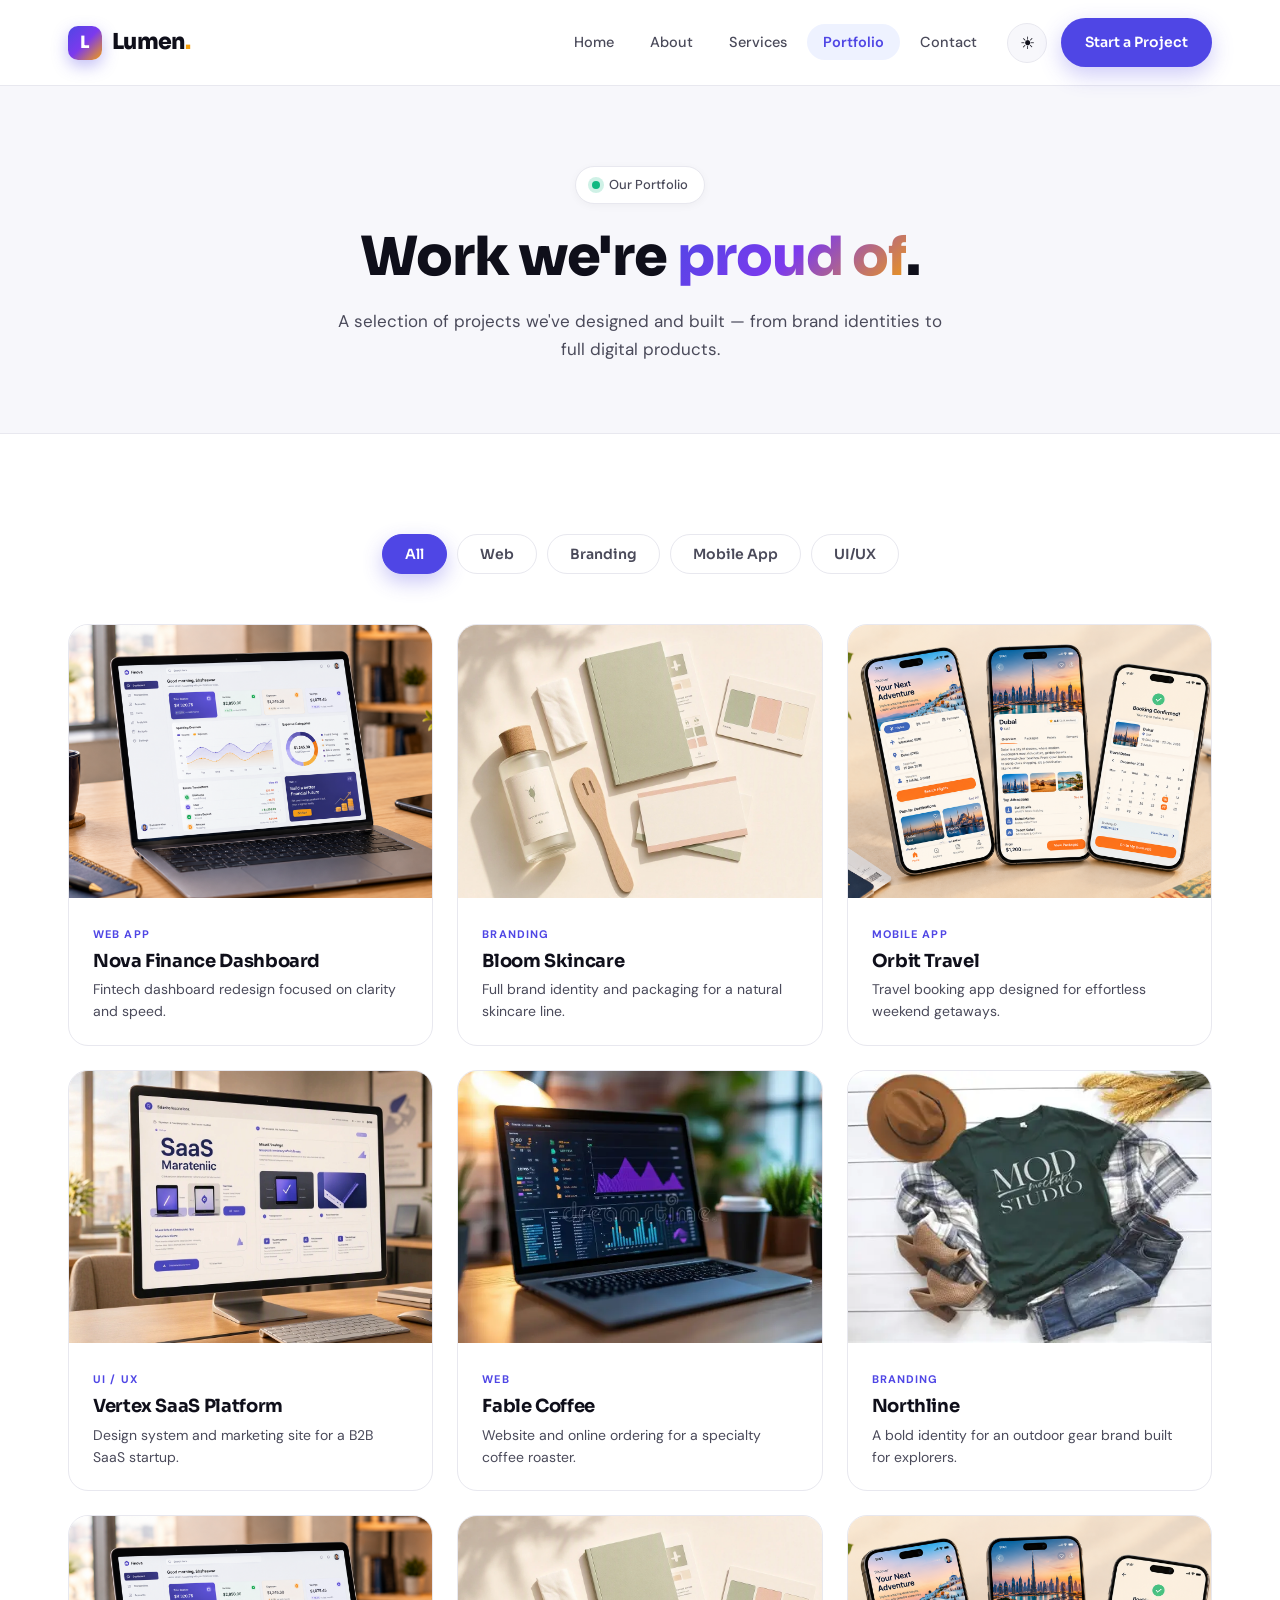
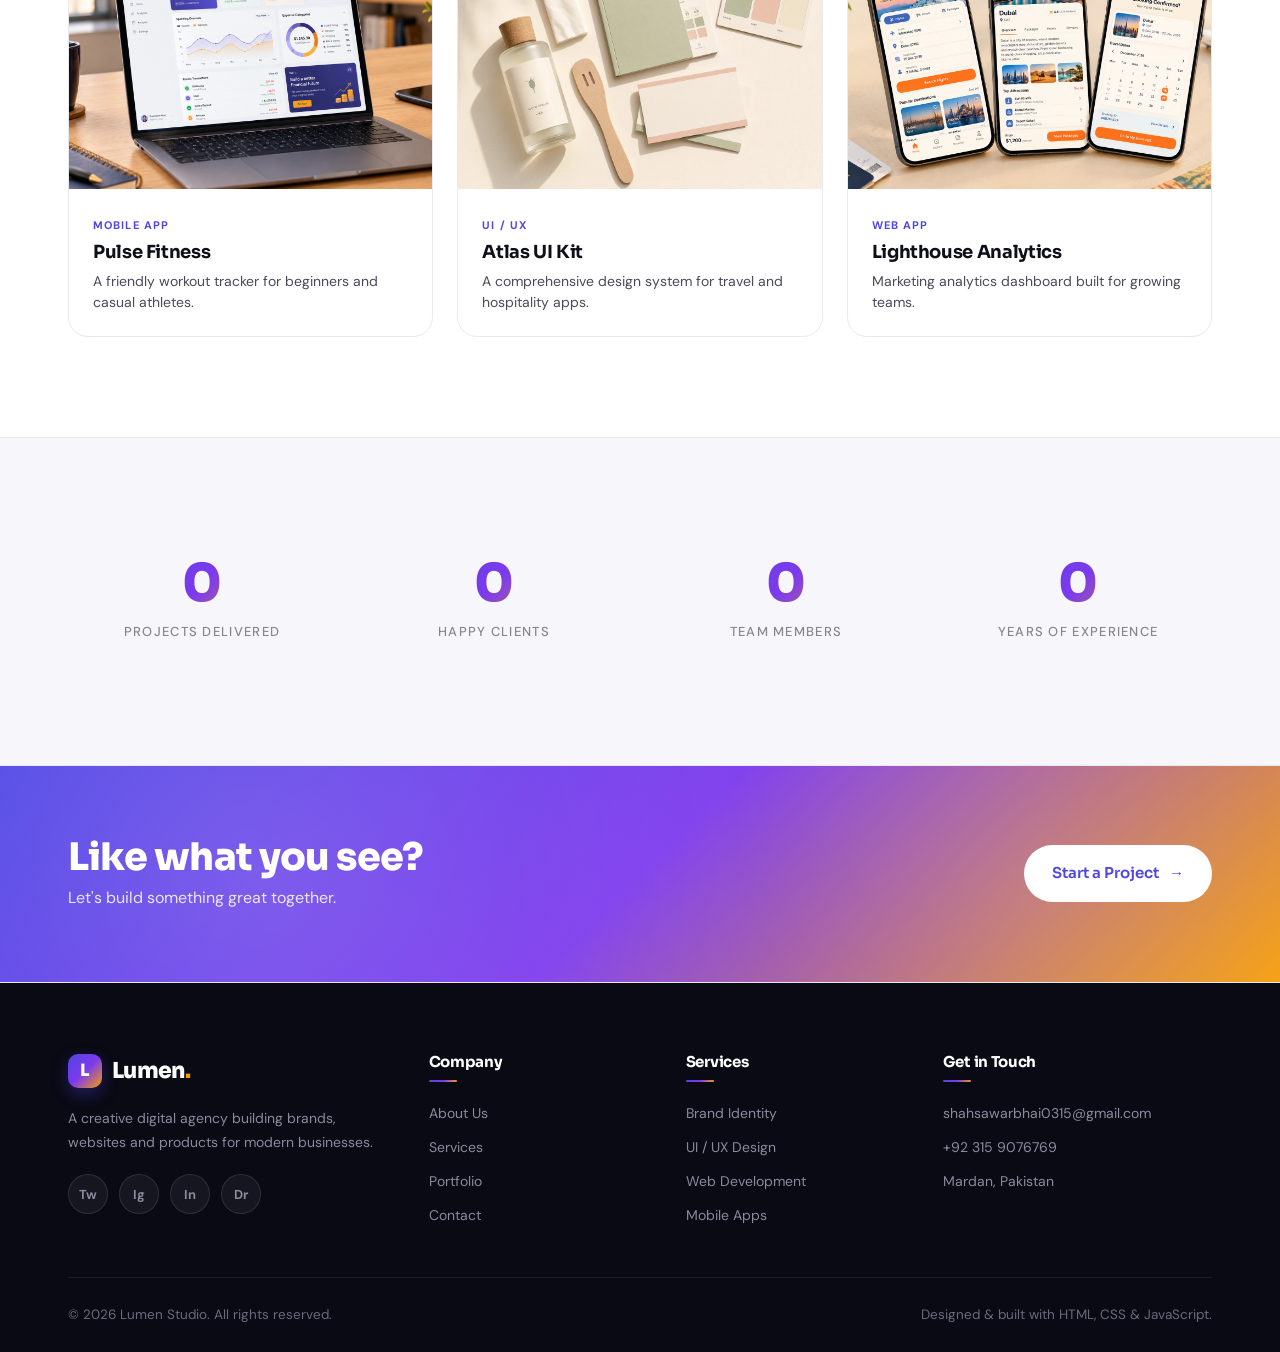
<file: portfolio.html>
<!DOCTYPE html>
<html lang="en">
<head>
    <meta charset="UTF-8">
    <meta name="viewport" content="width=device-width, initial-scale=1.0">
    <title>Portfolio — Lumen Studio</title>
    <meta name="description" content="Explore our recent projects — branding, websites, apps and digital products built by Lumen Studio.">

    <link rel="preconnect" href="https://fonts.googleapis.com">
    <link rel="preconnect" href="https://fonts.gstatic.com" crossorigin>
    <link href="https://fonts.googleapis.com/css2?family=Sora:wght@400;500;600;700;800&family=DM+Sans:wght@400;500;600;700&display=swap" rel="stylesheet">

    <link rel="stylesheet" href="css/style.css">
</head>
<body>

    <!-- ================= HEADER ================= -->
    <header class="site-header">
        <div class="container header-inner">

            <a href="index.html" class="brand">
                <span class="brand-mark">L</span>
                <span>Lumen<span class="brand-dot">.</span></span>
            </a>

            <input type="checkbox" id="nav-toggle" class="nav-toggle">
            <label for="nav-toggle" class="nav-burger">
                <span></span><span></span><span></span>
            </label>

            <nav class="main-nav">
                <ul class="nav-list">
                    <li><a href="index.html">Home</a></li>
                    <li><a href="about.html">About</a></li>
                    <li><a href="services.html">Services</a></li>
                    <li><a href="portfolio.html" class="active">Portfolio</a></li>
                    <li><a href="contact.html">Contact</a></li>
                </ul>

                <button class="theme-toggle" id="themeToggle" aria-label="Toggle dark mode">
                    <span class="theme-icon-light">☀</span>
                    <span class="theme-icon-dark">☾</span>
                </button>

                <a href="contact.html" class="btn btn-primary nav-cta">Start a Project</a>
            </nav>

        </div>
    </header>

    <!-- ================= PAGE HERO ================= -->
    <section class="page-hero">
        <div class="container page-hero-inner">
            <span class="badge">
                <span class="badge-dot"></span>
                Our Portfolio
            </span>
            <h1 class="page-title">
                Work we're <span class="text-accent">proud of</span>.
            </h1>
            <p class="page-lead">
                A selection of projects we've designed and built — from
                brand identities to full digital products.
            </p>
        </div>
    </section>

    <!-- ================= FILTER + PORTFOLIO ================= -->
    <section class="section">
        <div class="container">

            <!-- Filter buttons -->
            <div class="portfolio-filter" id="portfolioFilter">
                <button class="filter-btn active" data-filter="all">All</button>
                <button class="filter-btn" data-filter="web">Web</button>
                <button class="filter-btn" data-filter="branding">Branding</button>
                <button class="filter-btn" data-filter="app">Mobile App</button>
                <button class="filter-btn" data-filter="design">UI/UX</button>
            </div>

            <!-- Portfolio grid -->
            <div class="portfolio-grid" id="portfolioGrid">

                <article class="portfolio-item" data-category="web">
                    <div class="portfolio-thumb">
                        <img src="images/project-1.png" alt="Nova Finance dashboard">
                        <div class="portfolio-overlay">
                            <a href="#" class="portfolio-view" aria-label="View Nova Finance project">→</a>
                        </div>
                    </div>
                    <div class="portfolio-info">
                        <span class="portfolio-cat">Web App</span>
                        <h3>Nova Finance Dashboard</h3>
                        <p>Fintech dashboard redesign focused on clarity and speed.</p>
                    </div>
                </article>

                <article class="portfolio-item" data-category="branding">
                    <div class="portfolio-thumb">
                        <img src="images/project-2.webp" alt="Bloom Skincare brand identity">
                        <div class="portfolio-overlay">
                            <a href="#" class="portfolio-view" aria-label="View Bloom Skincare project">→</a>
                        </div>
                    </div>
                    <div class="portfolio-info">
                        <span class="portfolio-cat">Branding</span>
                        <h3>Bloom Skincare</h3>
                        <p>Full brand identity and packaging for a natural skincare line.</p>
                    </div>
                </article>

                <article class="portfolio-item" data-category="app">
                    <div class="portfolio-thumb">
                        <img src="images/project-3.png" alt="Orbit Travel mobile app">
                        <div class="portfolio-overlay">
                            <a href="#" class="portfolio-view" aria-label="View Orbit Travel project">→</a>
                        </div>
                    </div>
                    <div class="portfolio-info">
                        <span class="portfolio-cat">Mobile App</span>
                        <h3>Orbit Travel</h3>
                        <p>Travel booking app designed for effortless weekend getaways.</p>
                    </div>
                </article>

                <article class="portfolio-item" data-category="design">
                    <div class="portfolio-thumb">
                        <img src="images/project-4.webp" alt="Vertex SaaS website">
                        <div class="portfolio-overlay">
                            <a href="#" class="portfolio-view" aria-label="View Vertex SaaS project">→</a>
                        </div>
                    </div>
                    <div class="portfolio-info">
                        <span class="portfolio-cat">UI / UX</span>
                        <h3>Vertex SaaS Platform</h3>
                        <p>Design system and marketing site for a B2B SaaS startup.</p>
                    </div>
                </article>

                <article class="portfolio-item" data-category="web">
                    <div class="portfolio-thumb">
                        <img src="images/project-5.webp" alt="Fable coffee shop website">
                        <div class="portfolio-overlay">
                            <a href="#" class="portfolio-view" aria-label="View Fable Coffee project">→</a>
                        </div>
                    </div>
                    <div class="portfolio-info">
                        <span class="portfolio-cat">Web</span>
                        <h3>Fable Coffee</h3>
                        <p>Website and online ordering for a specialty coffee roaster.</p>
                    </div>
                </article>

                <article class="portfolio-item" data-category="branding">
                    <div class="portfolio-thumb">
                        <img src="images/project-6.webp" alt="Northline brand identity">
                        <div class="portfolio-overlay">
                            <a href="#" class="portfolio-view" aria-label="View Northline project">→</a>
                        </div>
                    </div>
                    <div class="portfolio-info">
                        <span class="portfolio-cat">Branding</span>
                        <h3>Northline</h3>
                        <p>A bold identity for an outdoor gear brand built for explorers.</p>
                    </div>
                </article>

                <article class="portfolio-item" data-category="app">
                    <div class="portfolio-thumb">
                        <img src="images/project-1.png" alt="Pulse fitness app">
                        <div class="portfolio-overlay">
                            <a href="#" class="portfolio-view" aria-label="View Pulse Fitness project">→</a>
                        </div>
                    </div>
                    <div class="portfolio-info">
                        <span class="portfolio-cat">Mobile App</span>
                        <h3>Pulse Fitness</h3>
                        <p>A friendly workout tracker for beginners and casual athletes.</p>
                    </div>
                </article>

                <article class="portfolio-item" data-category="design">
                    <div class="portfolio-thumb">
                        <img src="images/project-2.webp" alt="Atlas travel UI design">
                        <div class="portfolio-overlay">
                            <a href="#" class="portfolio-view" aria-label="View Atlas UI project">→</a>
                        </div>
                    </div>
                    <div class="portfolio-info">
                        <span class="portfolio-cat">UI / UX</span>
                        <h3>Atlas UI Kit</h3>
                        <p>A comprehensive design system for travel and hospitality apps.</p>
                    </div>
                </article>

                <article class="portfolio-item" data-category="web">
                    <div class="portfolio-thumb">
                        <img src="images/project-3.png" alt="Lighthouse analytics platform">
                        <div class="portfolio-overlay">
                            <a href="#" class="portfolio-view" aria-label="View Lighthouse project">→</a>
                        </div>
                    </div>
                    <div class="portfolio-info">
                        <span class="portfolio-cat">Web App</span>
                        <h3>Lighthouse Analytics</h3>
                        <p>Marketing analytics dashboard built for growing teams.</p>
                    </div>
                </article>

            </div>

            <!-- Empty state (hidden by default) -->
            <p class="portfolio-empty" id="portfolioEmpty" hidden>
                No projects found in this category yet.
            </p>

        </div>
    </section>

    <!-- ================= NUMBERS ================= -->
    <section class="section section-tint">
        <div class="container counters-grid">

            <div class="counter" data-target="140">
                <span class="counter-num">0</span>
                <span class="counter-label">Projects Delivered</span>
            </div>

            <div class="counter" data-target="60">
                <span class="counter-num">0</span>
                <span class="counter-label">Happy Clients</span>
            </div>

            <div class="counter" data-target="12">
                <span class="counter-num">0</span>
                <span class="counter-label">Team Members</span>
            </div>

            <div class="counter" data-target="8">
                <span class="counter-num">0</span>
                <span class="counter-label">Years of Experience</span>
            </div>

        </div>
    </section>

    <!-- ================= CTA BANNER ================= -->
    <section class="cta-banner">
        <div class="container cta-inner">
            <div>
                <h2>Like what you see?</h2>
                <p>Let's build something great together.</p>
            </div>
            <a href="contact.html" class="btn btn-light">
                Start a Project
                <span class="btn-arrow">→</span>
            </a>
        </div>
    </section>

    <!-- ================= FOOTER ================= -->
    <footer class="site-footer">
        <div class="container">

            <div class="footer-grid">

                <div class="footer-col footer-about">
                    <a href="index.html" class="brand brand-footer">
                        <span class="brand-mark">L</span>
                        <span>Lumen<span class="brand-dot">.</span></span>
                    </a>
                    <p>
                        A creative digital agency building brands, websites
                        and products for modern businesses.
                    </p>
                    <ul class="footer-socials">
                        <li><a href="#" aria-label="Twitter">Tw</a></li>
                        <li><a href="#" aria-label="Instagram">Ig</a></li>
                        <li><a href="#" aria-label="LinkedIn">In</a></li>
                        <li><a href="#" aria-label="Dribbble">Dr</a></li>
                    </ul>
                </div>

                <div class="footer-col">
                    <h4>Company</h4>
                    <ul>
                        <li><a href="about.html">About Us</a></li>
                        <li><a href="services.html">Services</a></li>
                        <li><a href="portfolio.html">Portfolio</a></li>
                        <li><a href="contact.html">Contact</a></li>
                    </ul>
                </div>

                <div class="footer-col">
                    <h4>Services</h4>
                    <ul>
                        <li><a href="services.html">Brand Identity</a></li>
                        <li><a href="services.html">UI / UX Design</a></li>
                        <li><a href="services.html">Web Development</a></li>
                        <li><a href="services.html">Mobile Apps</a></li>
                    </ul>
                </div>

                <div class="footer-col">
                    <h4>Get in Touch</h4>
                    <ul>
                        <li><a href="mailto:shahsawarbhai0315@gmail.com">shahsawarbhai0315@gmail.com</a></li>
                        <li><a href="tel:+92 3159076769">+92 315 9076769</a></li>
                        <li>Mardan, Pakistan</li>
                    </ul>
                </div>

            </div>

            <div class="footer-bottom">
                <p>© 2026 Lumen Studio. All rights reserved.</p>
                <p>Designed &amp; built with HTML, CSS &amp; JavaScript.</p>
            </div>

        </div>
    </footer>

    <button class="scroll-top" id="scrollTop" aria-label="Scroll to top">↑</button>

    <script src="js/main.js"></script>
</body>
</html>
</file>
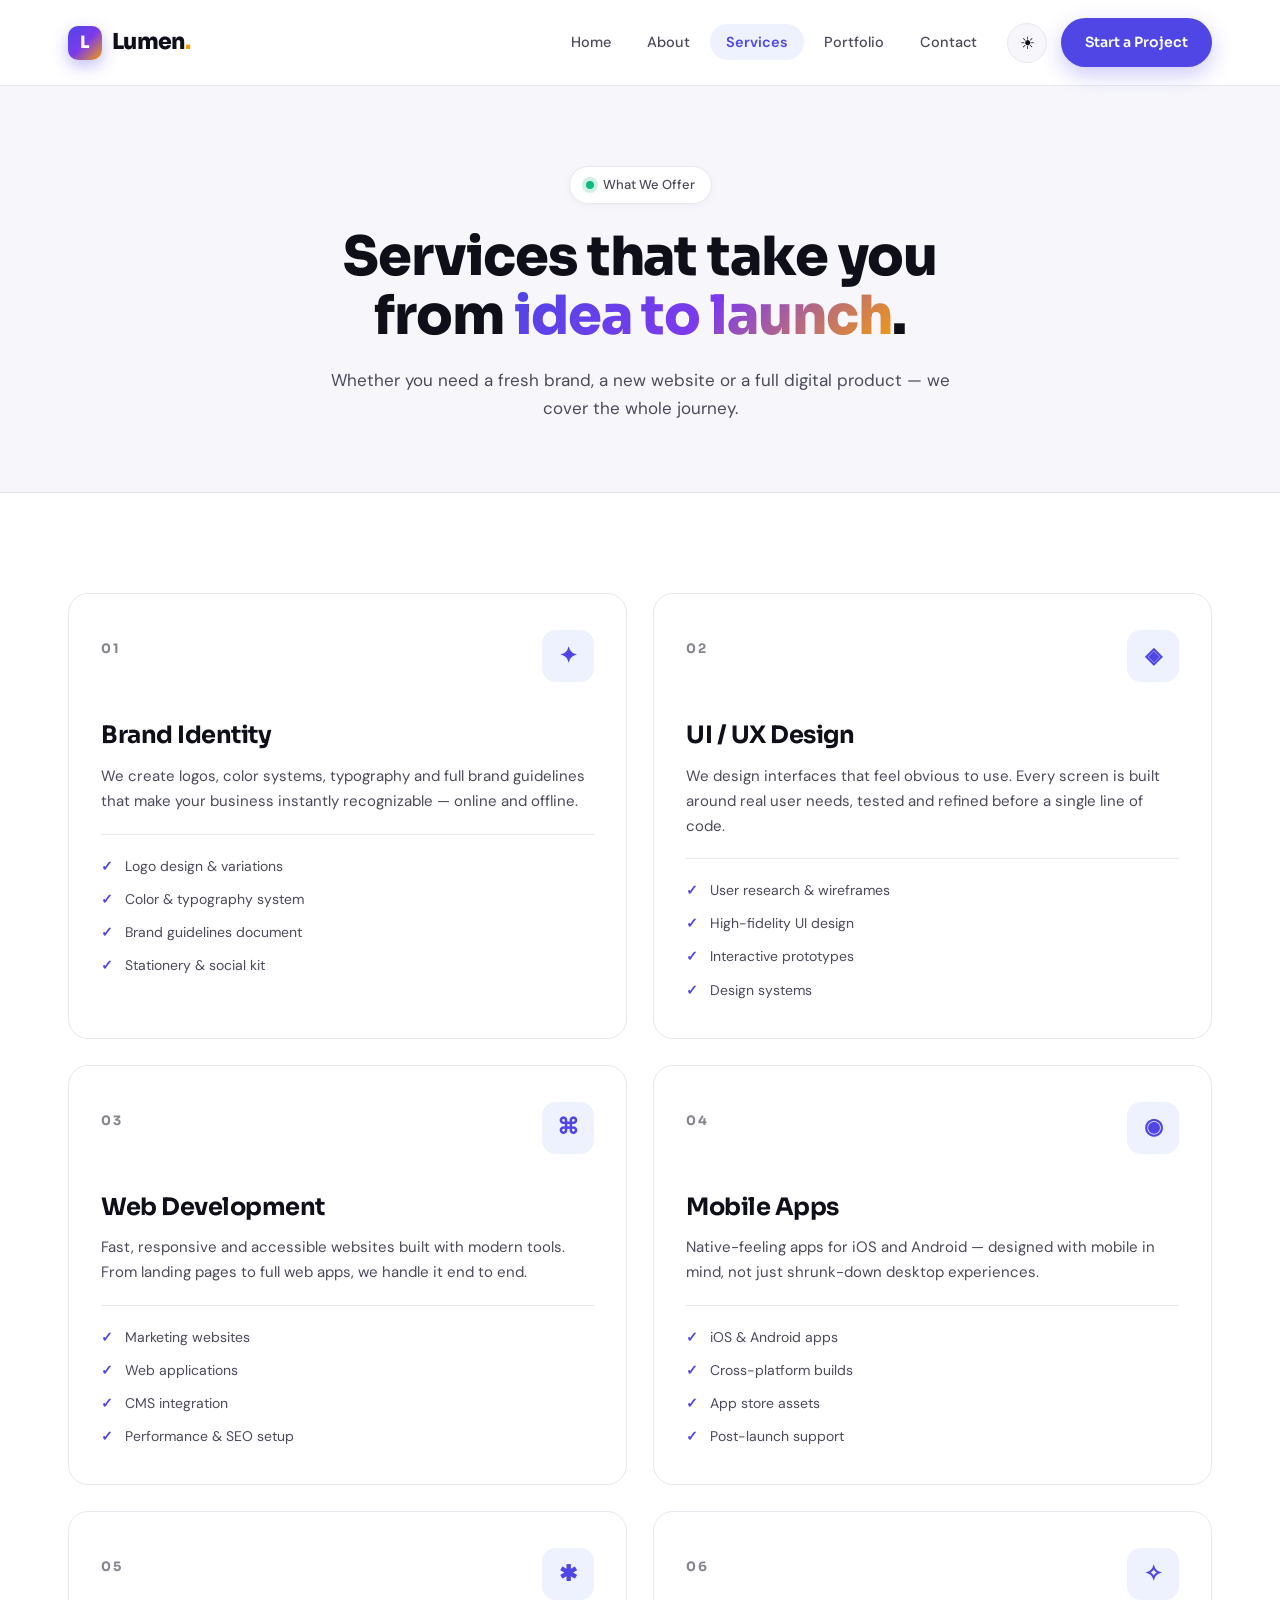
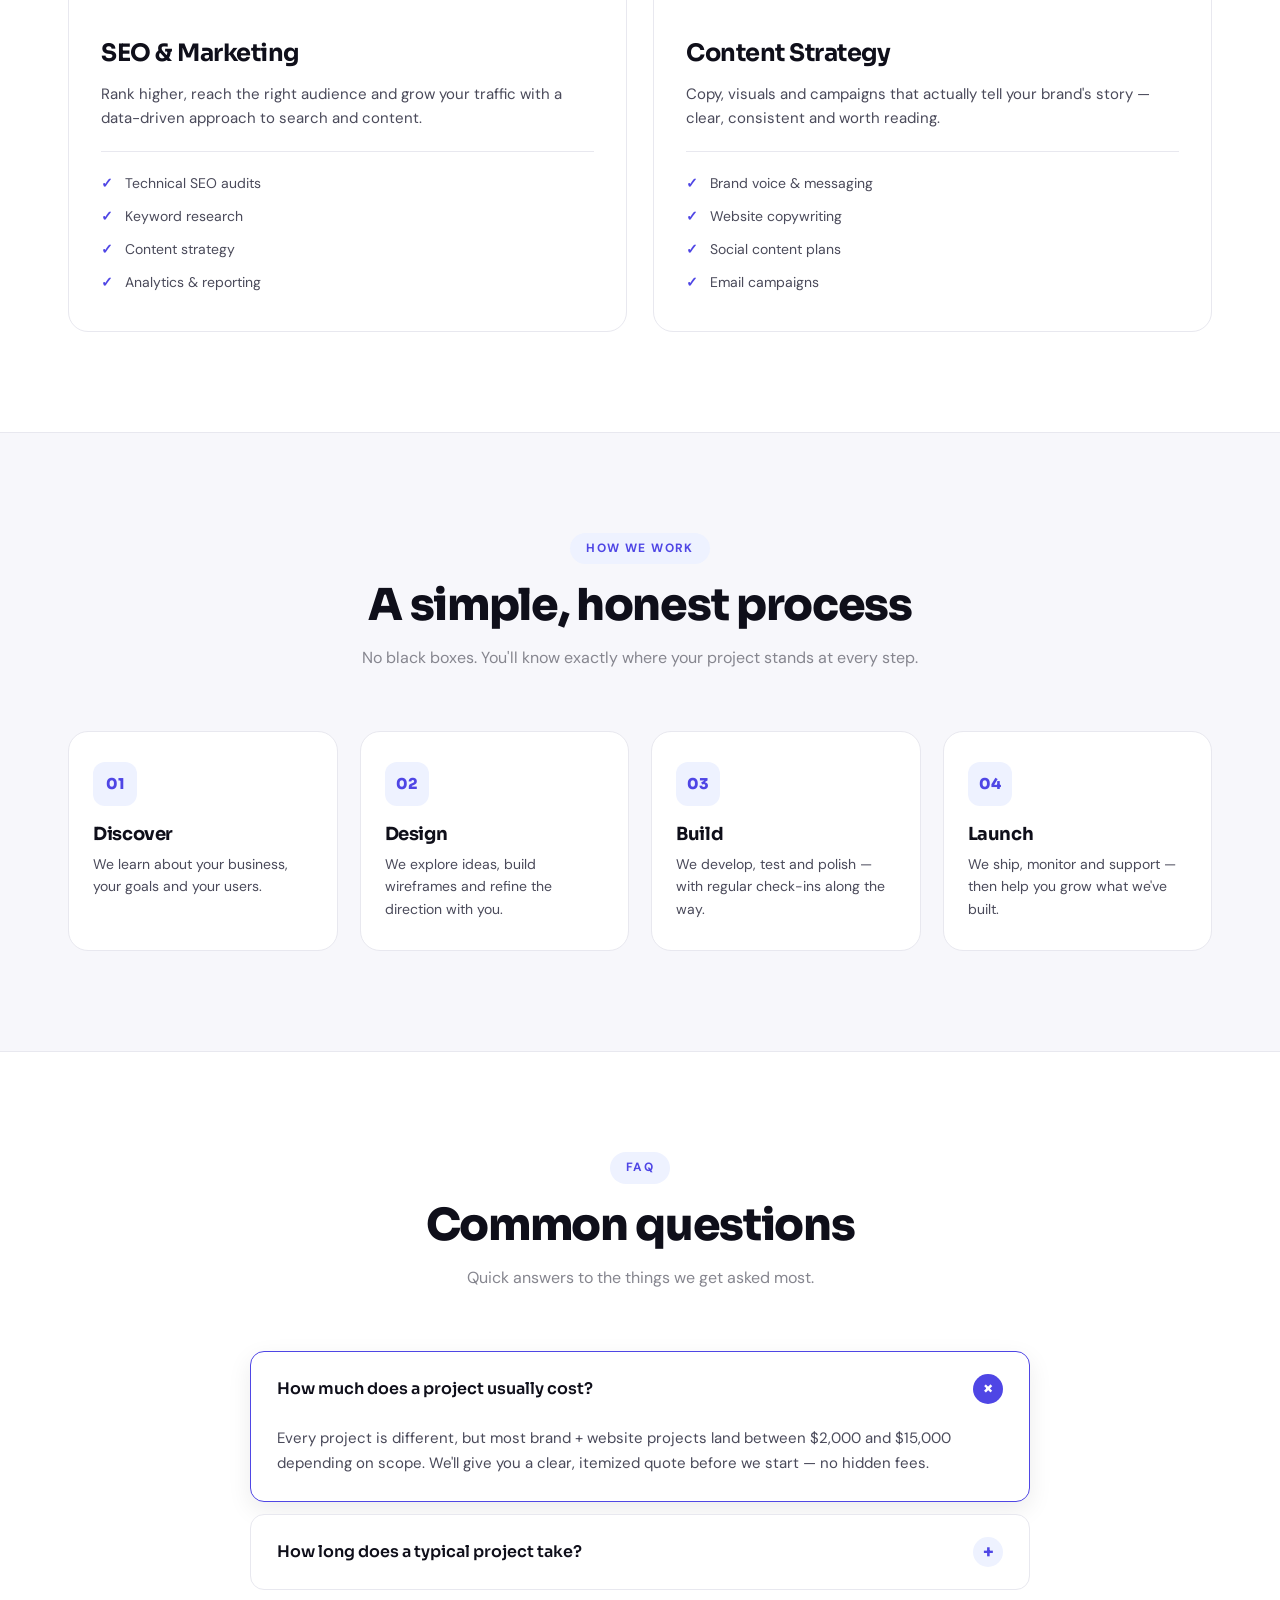
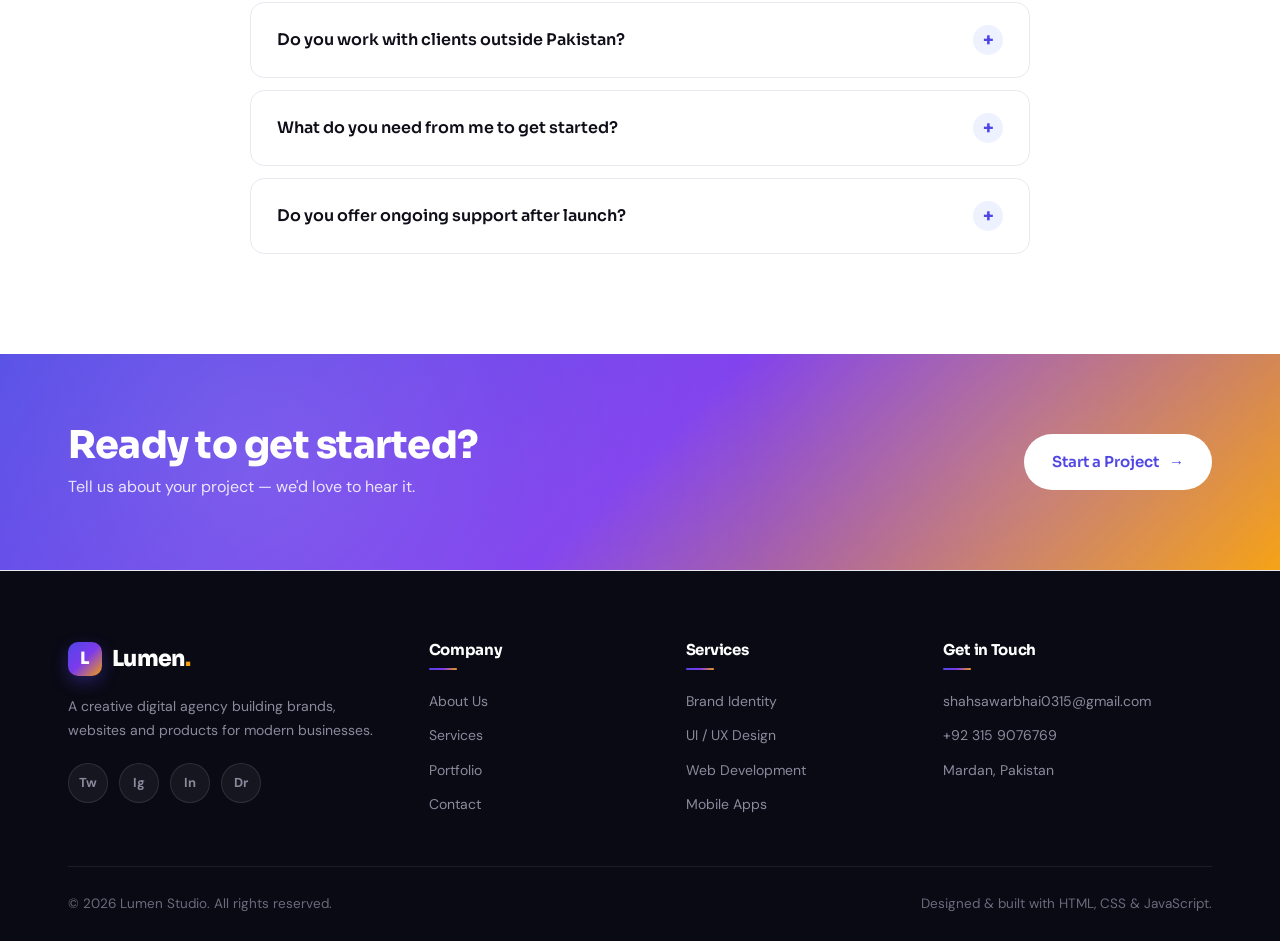
<file: services.html>
<!DOCTYPE html>
<html lang="en">
<head>
    <meta charset="UTF-8">
    <meta name="viewport" content="width=device-width, initial-scale=1.0">
    <title>Services — Lumen Studio</title>
    <meta name="description" content="Branding, UI/UX, web development, mobile apps and more — explore the services we offer at Lumen Studio.">

    <link rel="preconnect" href="https://fonts.googleapis.com">
    <link rel="preconnect" href="https://fonts.gstatic.com" crossorigin>
    <link href="https://fonts.googleapis.com/css2?family=Sora:wght@400;500;600;700;800&family=DM+Sans:wght@400;500;600;700&display=swap" rel="stylesheet">

    <link rel="stylesheet" href="css/style.css">
</head>
<body>

    <!-- ================= HEADER ================= -->
    <header class="site-header">
        <div class="container header-inner">

            <a href="index.html" class="brand">
                <span class="brand-mark">L</span>
                <span>Lumen<span class="brand-dot">.</span></span>
            </a>

            <input type="checkbox" id="nav-toggle" class="nav-toggle">
            <label for="nav-toggle" class="nav-burger">
                <span></span><span></span><span></span>
            </label>

            <nav class="main-nav">
                <ul class="nav-list">
                    <li><a href="index.html">Home</a></li>
                    <li><a href="about.html">About</a></li>
                    <li><a href="services.html" class="active">Services</a></li>
                    <li><a href="portfolio.html">Portfolio</a></li>
                    <li><a href="contact.html">Contact</a></li>
                </ul>

                <button class="theme-toggle" id="themeToggle" aria-label="Toggle dark mode">
                    <span class="theme-icon-light">☀</span>
                    <span class="theme-icon-dark">☾</span>
                </button>

                <a href="contact.html" class="btn btn-primary nav-cta">Start a Project</a>
            </nav>

        </div>
    </header>

    <!-- ================= PAGE HERO ================= -->
    <section class="page-hero">
        <div class="container page-hero-inner">
            <span class="badge">
                <span class="badge-dot"></span>
                What We Offer
            </span>
            <h1 class="page-title">
                Services that take you from <span class="text-accent">idea to launch</span>.
            </h1>
            <p class="page-lead">
                Whether you need a fresh brand, a new website or a full
                digital product — we cover the whole journey.
            </p>
        </div>
    </section>

    <!-- ================= SERVICES GRID ================= -->
    <section class="section">
        <div class="container">

            <div class="services-grid services-grid-lg">

                <article class="service-card service-card-lg">
                    <div class="service-header">
                        <span class="service-num">01</span>
                        <div class="service-icon">✦</div>
                    </div>
                    <h3>Brand Identity</h3>
                    <p>
                        We create logos, color systems, typography and full
                        brand guidelines that make your business instantly
                        recognizable — online and offline.
                    </p>
                    <ul class="service-list">
                        <li>Logo design &amp; variations</li>
                        <li>Color &amp; typography system</li>
                        <li>Brand guidelines document</li>
                        <li>Stationery &amp; social kit</li>
                    </ul>
                </article>

                <article class="service-card service-card-lg">
                    <div class="service-header">
                        <span class="service-num">02</span>
                        <div class="service-icon">◈</div>
                    </div>
                    <h3>UI / UX Design</h3>
                    <p>
                        We design interfaces that feel obvious to use. Every
                        screen is built around real user needs, tested and
                        refined before a single line of code.
                    </p>
                    <ul class="service-list">
                        <li>User research &amp; wireframes</li>
                        <li>High-fidelity UI design</li>
                        <li>Interactive prototypes</li>
                        <li>Design systems</li>
                    </ul>
                </article>

                <article class="service-card service-card-lg">
                    <div class="service-header">
                        <span class="service-num">03</span>
                        <div class="service-icon">⌘</div>
                    </div>
                    <h3>Web Development</h3>
                    <p>
                        Fast, responsive and accessible websites built with
                        modern tools. From landing pages to full web apps,
                        we handle it end to end.
                    </p>
                    <ul class="service-list">
                        <li>Marketing websites</li>
                        <li>Web applications</li>
                        <li>CMS integration</li>
                        <li>Performance &amp; SEO setup</li>
                    </ul>
                </article>

                <article class="service-card service-card-lg">
                    <div class="service-header">
                        <span class="service-num">04</span>
                        <div class="service-icon">◉</div>
                    </div>
                    <h3>Mobile Apps</h3>
                    <p>
                        Native-feeling apps for iOS and Android — designed
                        with mobile in mind, not just shrunk-down desktop
                        experiences.
                    </p>
                    <ul class="service-list">
                        <li>iOS &amp; Android apps</li>
                        <li>Cross-platform builds</li>
                        <li>App store assets</li>
                        <li>Post-launch support</li>
                    </ul>
                </article>

                <article class="service-card service-card-lg">
                    <div class="service-header">
                        <span class="service-num">05</span>
                        <div class="service-icon">✱</div>
                    </div>
                    <h3>SEO &amp; Marketing</h3>
                    <p>
                        Rank higher, reach the right audience and grow your
                        traffic with a data-driven approach to search and
                        content.
                    </p>
                    <ul class="service-list">
                        <li>Technical SEO audits</li>
                        <li>Keyword research</li>
                        <li>Content strategy</li>
                        <li>Analytics &amp; reporting</li>
                    </ul>
                </article>

                <article class="service-card service-card-lg">
                    <div class="service-header">
                        <span class="service-num">06</span>
                        <div class="service-icon">✧</div>
                    </div>
                    <h3>Content Strategy</h3>
                    <p>
                        Copy, visuals and campaigns that actually tell your
                        brand's story — clear, consistent and worth reading.
                    </p>
                    <ul class="service-list">
                        <li>Brand voice &amp; messaging</li>
                        <li>Website copywriting</li>
                        <li>Social content plans</li>
                        <li>Email campaigns</li>
                    </ul>
                </article>

            </div>

        </div>
    </section>

    <!-- ================= PROCESS ================= -->
    <section class="section section-tint">
        <div class="container">

            <div class="section-head">
                <span class="section-tag">How We Work</span>
                <h2 class="section-title">A simple, honest process</h2>
                <p class="section-desc">
                    No black boxes. You'll know exactly where your project
                    stands at every step.
                </p>
            </div>

            <div class="process-grid">

                <div class="process-step">
                    <span class="process-num">01</span>
                    <h3>Discover</h3>
                    <p>We learn about your business, your goals and your users.</p>
                </div>

                <div class="process-step">
                    <span class="process-num">02</span>
                    <h3>Design</h3>
                    <p>We explore ideas, build wireframes and refine the direction with you.</p>
                </div>

                <div class="process-step">
                    <span class="process-num">03</span>
                    <h3>Build</h3>
                    <p>We develop, test and polish — with regular check-ins along the way.</p>
                </div>

                <div class="process-step">
                    <span class="process-num">04</span>
                    <h3>Launch</h3>
                    <p>We ship, monitor and support — then help you grow what we've built.</p>
                </div>

            </div>

        </div>
    </section>

    <!-- ================= FAQ ACCORDION ================= -->
    <section class="section">
        <div class="container">

            <div class="section-head">
                <span class="section-tag">FAQ</span>
                <h2 class="section-title">Common questions</h2>
                <p class="section-desc">
                    Quick answers to the things we get asked most.
                </p>
            </div>

            <div class="faq" id="faq">

                <div class="faq-item">
                    <button class="faq-question" type="button">
                        <span>How much does a project usually cost?</span>
                        <span class="faq-icon">+</span>
                    </button>
                    <div class="faq-answer">
                        <p>
                            Every project is different, but most brand + website
                            projects land between $2,000 and $15,000 depending
                            on scope. We'll give you a clear, itemized quote
                            before we start — no hidden fees.
                        </p>
                    </div>
                </div>

                <div class="faq-item">
                    <button class="faq-question" type="button">
                        <span>How long does a typical project take?</span>
                        <span class="faq-icon">+</span>
                    </button>
                    <div class="faq-answer">
                        <p>
                            A brand identity usually takes 3–4 weeks. A full
                            website takes 6–10 weeks. Larger products or
                            ongoing work are handled on a retainer basis.
                        </p>
                    </div>
                </div>

                <div class="faq-item">
                    <button class="faq-question" type="button">
                        <span>Do you work with clients outside Pakistan?</span>
                        <span class="faq-icon">+</span>
                    </button>
                    <div class="faq-answer">
                        <p>
                            Absolutely. We currently work with clients across
                            Pakistan, the UAE, the UK and the US. All our
                            communication is in English and timezone-friendly.
                        </p>
                    </div>
                </div>

                <div class="faq-item">
                    <button class="faq-question" type="button">
                        <span>What do you need from me to get started?</span>
                        <span class="faq-icon">+</span>
                    </button>
                    <div class="faq-answer">
                        <p>
                            Just a short brief about your business, your goals
                            and any references you like. We'll take it from
                            there and guide you through every decision.
                        </p>
                    </div>
                </div>

                <div class="faq-item">
                    <button class="faq-question" type="button">
                        <span>Do you offer ongoing support after launch?</span>
                        <span class="faq-icon">+</span>
                    </button>
                    <div class="faq-answer">
                        <p>
                            Yes — we offer monthly support plans for
                            maintenance, updates and improvements. Most
                            clients stay with us long after launch.
                        </p>
                    </div>
                </div>

            </div>

        </div>
    </section>

    <!-- ================= CTA BANNER ================= -->
    <section class="cta-banner">
        <div class="container cta-inner">
            <div>
                <h2>Ready to get started?</h2>
                <p>Tell us about your project — we'd love to hear it.</p>
            </div>
            <a href="contact.html" class="btn btn-light">
                Start a Project
                <span class="btn-arrow">→</span>
            </a>
        </div>
    </section>

    <!-- ================= FOOTER ================= -->
    <footer class="site-footer">
        <div class="container">

            <div class="footer-grid">

                <div class="footer-col footer-about">
                    <a href="index.html" class="brand brand-footer">
                        <span class="brand-mark">L</span>
                        <span>Lumen<span class="brand-dot">.</span></span>
                    </a>
                    <p>
                        A creative digital agency building brands, websites
                        and products for modern businesses.
                    </p>
                    <ul class="footer-socials">
                        <li><a href="#" aria-label="Twitter">Tw</a></li>
                        <li><a href="#" aria-label="Instagram">Ig</a></li>
                        <li><a href="#" aria-label="LinkedIn">In</a></li>
                        <li><a href="#" aria-label="Dribbble">Dr</a></li>
                    </ul>
                </div>

                <div class="footer-col">
                    <h4>Company</h4>
                    <ul>
                        <li><a href="about.html">About Us</a></li>
                        <li><a href="services.html">Services</a></li>
                        <li><a href="portfolio.html">Portfolio</a></li>
                        <li><a href="contact.html">Contact</a></li>
                    </ul>
                </div>

                <div class="footer-col">
                    <h4>Services</h4>
                    <ul>
                        <li><a href="services.html">Brand Identity</a></li>
                        <li><a href="services.html">UI / UX Design</a></li>
                        <li><a href="services.html">Web Development</a></li>
                        <li><a href="services.html">Mobile Apps</a></li>
                    </ul>
                </div>

                <div class="footer-col">
                    <h4>Get in Touch</h4>
                    <ul>
                        <li><a href="mailto:shahsawarbhai0315@gmail.com.com">shahsawarbhai0315@gmail.com</a></li>
                        <li><a href="tel:+923159076769">+92 315 9076769</a></li>
                        <li>Mardan, Pakistan</li>
                    </ul>
                </div>

            </div>

            <div class="footer-bottom">
                <p>© 2026 Lumen Studio. All rights reserved.</p>
                <p>Designed &amp; built with HTML, CSS &amp; JavaScript.</p>
            </div>

        </div>
    </footer>

    <button class="scroll-top" id="scrollTop" aria-label="Scroll to top">↑</button>

    <script src="js/main.js"></script>
</body>
</html>
</file>
<file: css/style.css>
/* ==========================================================
   LUMEN STUDIO — Main Stylesheet
   Part 1: Base, Navbar, Buttons, Hero
   ========================================================== */

/* ---------- Google Fonts ---------- */
@import url('https://fonts.googleapis.com/css2?family=Sora:wght@400;500;600;700;800&family=DM+Sans:wght@400;500;600;700&display=swap');


/* ==========================================================
   CSS VARIABLES
   ========================================================== */
:root {
    /* Colors — Light mode */
    --bg:            #ffffff;
    --bg-alt:        #f7f7fb;
    --bg-card:       #ffffff;
    --bg-elevated:   #ffffff;

    --text:          #0f0f1a;
    --text-soft:     #4a4a5a;
    --text-muted:    #86868f;

    --border:        #e8e8ef;
    --border-strong: #d5d5e0;

    --primary:       #4f46e5;
    --primary-dark:  #4338ca;
    --primary-soft:  #eef2ff;

    --accent:        #f59e0b;
    --accent-soft:   #fef3c7;

    --gradient:      linear-gradient(135deg, #4f46e5 0%, #7c3aed 50%, #f59e0b 100%);
    --gradient-soft: linear-gradient(135deg, #eef2ff 0%, #fef3c7 100%);

    /* Shadows */
    --shadow-sm:     0 2px 8px rgba(15, 15, 26, 0.04);
    --shadow:        0 8px 24px rgba(15, 15, 26, 0.08);
    --shadow-lg:     0 20px 50px rgba(15, 15, 26, 0.12);

    /* Layout */
    --container:     1200px;
    --radius:        14px;
    --radius-sm:     10px;
    --radius-lg:     20px;
    --radius-pill:   100px;

    /* Typography */
    --font-display:  'Sora', -apple-system, sans-serif;
    --font-body:     'DM Sans', -apple-system, sans-serif;

    /* Transitions */
    --transition:    0.3s cubic-bezier(0.4, 0, 0.2, 1);
}

/* ---------- Dark mode overrides ---------- */
body.dark-mode {
    --bg:            #0b0b14;
    --bg-alt:        #13131e;
    --bg-card:       #161622;
    --bg-elevated:   #1c1c2a;

    --text:          #f1f1f5;
    --text-soft:     #b8b8c8;
    --text-muted:    #8a8a9c;

    --border:        #26263a;
    --border-strong: #36364a;

    --primary-soft:  #1e1b4b;
    --accent-soft:   #3b2e0a;

    --shadow-sm:     0 2px 8px rgba(0, 0, 0, 0.3);
    --shadow:        0 8px 24px rgba(0, 0, 0, 0.4);
    --shadow-lg:     0 20px 50px rgba(0, 0, 0, 0.55);
}


/* ==========================================================
   RESET
   ========================================================== */
* {
    margin: 0;
    padding: 0;
    box-sizing: border-box;
}

html {
    scroll-behavior: smooth;
    scroll-padding-top: 90px;
}

body {
    font-family: var(--font-body);
    font-size: 16px;
    line-height: 1.65;
    color: var(--text);
    background: var(--bg);
    overflow-x: hidden;
    -webkit-font-smoothing: antialiased;
    transition: background 0.4s ease, color 0.4s ease;
}

img {
    max-width: 100%;
    height: auto;
    display: block;
}

a {
    color: inherit;
    text-decoration: none;
    transition: color var(--transition);
}

ul, ol {
    list-style: none;
}

button {
    font-family: inherit;
    font-size: inherit;
    border: none;
    background: none;
    cursor: pointer;
    color: inherit;
}

input, textarea, select {
    font-family: inherit;
    font-size: inherit;
    outline: none;
}

h1, h2, h3, h4, h5 {
    font-family: var(--font-display);
    font-weight: 700;
    line-height: 1.15;
    letter-spacing: -0.02em;
    color: var(--text);
}

h1 { font-size: clamp(34px, 5vw, 62px); font-weight: 800; }
h2 { font-size: clamp(28px, 4vw, 44px); }
h3 { font-size: 20px; }

p {
    color: var(--text-soft);
}


/* ==========================================================
   CONTAINER
   ========================================================== */
.container {
    width: 100%;
    max-width: var(--container);
    margin: 0 auto;
    padding: 0 28px;
}


/* ==========================================================
   BUTTONS
   ========================================================== */
.btn {
    display: inline-flex;
    align-items: center;
    justify-content: center;
    gap: 10px;
    padding: 14px 26px;
    font-family: var(--font-display);
    font-size: 15px;
    font-weight: 600;
    border-radius: var(--radius-pill);
    cursor: pointer;
    transition: all var(--transition);
    border: 2px solid transparent;
    white-space: nowrap;
    text-decoration: none;
}

.btn-primary {
    background: var(--primary);
    color: #ffffff;
    box-shadow: 0 8px 22px rgba(79, 70, 229, 0.28);
}

.btn-primary:hover {
    background: var(--primary-dark);
    transform: translateY(-3px);
    box-shadow: 0 14px 30px rgba(79, 70, 229, 0.4);
}

.btn-ghost {
    background: transparent;
    color: var(--text);
    border-color: var(--border-strong);
}

.btn-ghost:hover {
    border-color: var(--primary);
    color: var(--primary);
    transform: translateY(-3px);
}

.btn-light {
    background: #ffffff;
    color: #4f46e5;
}

.btn-light:hover {
    background: #f8f8ff;
    transform: translateY(-3px);
    box-shadow: 0 14px 30px rgba(0, 0, 0, 0.2);
}

.btn-block {
    width: 100%;
}

.btn-arrow {
    display: inline-block;
    transition: transform var(--transition);
}

.btn:hover .btn-arrow {
    transform: translateX(4px);
}


/* ==========================================================
   HEADER / NAVBAR
   ========================================================== */
.site-header {
    position: sticky;
    top: 0;
    z-index: 900;
    background: rgba(255, 255, 255, 0.85);
    backdrop-filter: blur(16px);
    -webkit-backdrop-filter: blur(16px);
    border-bottom: 1px solid var(--border);
    transition: background 0.4s ease, border-color 0.4s ease;
}

body.dark-mode .site-header {
    background: rgba(11, 11, 20, 0.85);
}

.header-inner {
    display: flex;
    align-items: center;
    justify-content: space-between;
    gap: 20px;
    padding: 18px 28px;
}

/* Brand / Logo */
.brand {
    display: inline-flex;
    align-items: center;
    gap: 10px;
    font-family: var(--font-display);
    font-size: 22px;
    font-weight: 800;
    letter-spacing: -0.03em;
    color: var(--text);
    flex-shrink: 0;
}

.brand-mark {
    display: inline-flex;
    align-items: center;
    justify-content: center;
    width: 34px;
    height: 34px;
    background: var(--gradient);
    color: #ffffff;
    border-radius: 10px;
    font-size: 17px;
    font-weight: 800;
    box-shadow: 0 6px 16px rgba(79, 70, 229, 0.35);
}

.brand-dot {
    color: var(--accent);
}

/* Nav list */
.main-nav {
    display: flex;
    align-items: center;
    gap: 8px;
}

.nav-list {
    display: flex;
    align-items: center;
    gap: 4px;
}

.nav-list a {
    padding: 9px 16px;
    font-size: 14.5px;
    font-weight: 500;
    color: var(--text-soft);
    border-radius: var(--radius-pill);
    transition: all var(--transition);
    position: relative;
}

.nav-list a:hover {
    color: var(--primary);
    background: var(--primary-soft);
}

.nav-list a.active {
    color: var(--primary);
    background: var(--primary-soft);
    font-weight: 600;
}

/* Theme toggle */
.theme-toggle {
    width: 40px;
    height: 40px;
    border-radius: 50%;
    background: var(--bg-alt);
    border: 1px solid var(--border);
    display: inline-flex;
    align-items: center;
    justify-content: center;
    font-size: 17px;
    cursor: pointer;
    transition: all var(--transition);
    margin: 0 6px;
}

.theme-toggle:hover {
    background: var(--primary-soft);
    border-color: var(--primary);
    transform: rotate(15deg);
}

.theme-icon-dark { display: none; }

body.dark-mode .theme-icon-light { display: none; }
body.dark-mode .theme-icon-dark  { display: inline; }

/* Nav CTA */
.nav-cta {
    padding: 11px 22px !important;
    font-size: 14px !important;
}

/* Hamburger */
.nav-toggle {
    display: none;
}

.nav-burger {
    display: none;
    flex-direction: column;
    gap: 5px;
    cursor: pointer;
    padding: 8px;
    z-index: 950;
}

.nav-burger span {
    display: block;
    width: 26px;
    height: 2.5px;
    background: var(--text);
    border-radius: 3px;
    transition: all var(--transition);
}


/* ==========================================================
   HERO (Home page)
   ========================================================== */
.hero {
    position: relative;
    padding: 90px 0 100px;
    overflow: hidden;
}

.hero-bg {
    position: absolute;
    inset: 0;
    pointer-events: none;
    z-index: 0;
    overflow: hidden;
}

.hero-blob {
    position: absolute;
    border-radius: 50%;
    filter: blur(100px);
    opacity: 0.35;
}

.hero-blob-1 {
    width: 480px;
    height: 480px;
    background: #a5b4fc;
    top: -120px;
    left: -100px;
    animation: blobFloat 20s ease-in-out infinite;
}

.hero-blob-2 {
    width: 420px;
    height: 420px;
    background: #fcd34d;
    bottom: -120px;
    right: -80px;
    animation: blobFloat 26s ease-in-out infinite reverse;
}

@keyframes blobFloat {
    0%, 100% { transform: translate(0, 0) scale(1); }
    50%      { transform: translate(40px, -40px) scale(1.1); }
}

.hero-inner {
    position: relative;
    z-index: 1;
    display: grid;
    grid-template-columns: 1.1fr 1fr;
    gap: 60px;
    align-items: center;
}

/* Badge */
.badge {
    display: inline-flex;
    align-items: center;
    gap: 9px;
    padding: 7px 16px;
    background: var(--bg-card);
    border: 1px solid var(--border);
    border-radius: var(--radius-pill);
    font-size: 13px;
    font-weight: 500;
    color: var(--text-soft);
    box-shadow: var(--shadow-sm);
    margin-bottom: 24px;
}

.badge-dot {
    width: 8px;
    height: 8px;
    background: #10b981;
    border-radius: 50%;
    box-shadow: 0 0 0 4px rgba(16, 185, 129, 0.2);
    animation: pulse 2s ease-in-out infinite;
}

@keyframes pulse {
    0%, 100% { opacity: 1; }
    50%      { opacity: 0.4; }
}

/* Title */
.hero-title {
    font-size: clamp(34px, 4.8vw, 58px);
    font-weight: 800;
    line-height: 1.08;
    margin-bottom: 24px;
    color: var(--text);
}

.hero-accent {
    display: inline-block;
    background: var(--gradient);
    -webkit-background-clip: text;
    background-clip: text;
    -webkit-text-fill-color: transparent;
    position: relative;
    padding-right: 4px;
}

/* Typing cursor */
.hero-accent::after {
    content: '|';
    -webkit-text-fill-color: var(--accent);
    color: var(--accent);
    font-weight: 400;
    animation: blink 1s step-end infinite;
    margin-left: 2px;
}

@keyframes blink {
    0%, 50% { opacity: 1; }
    51%, 100% { opacity: 0; }
}

.hero-lead {
    font-size: 17px;
    color: var(--text-soft);
    max-width: 540px;
    margin-bottom: 32px;
}

.hero-actions {
    display: flex;
    flex-wrap: wrap;
    gap: 14px;
    margin-bottom: 36px;
}

.hero-meta {
    display: flex;
    flex-wrap: wrap;
    gap: 34px;
    padding-top: 26px;
    border-top: 1px solid var(--border);
}

.hero-meta li {
    font-size: 13.5px;
    color: var(--text-soft);
    display: flex;
    flex-direction: column;
    gap: 3px;
}

.hero-meta strong {
    font-family: var(--font-display);
    font-size: 22px;
    font-weight: 800;
    color: var(--primary);
    line-height: 1;
}

/* Hero visual cards */
.hero-visual {
    position: relative;
    width: 100%;
    min-height: 420px;
}

.hero-card {
    background: var(--bg-card);
    border-radius: var(--radius-lg);
    overflow: hidden;
    box-shadow: var(--shadow-lg);
    border: 1px solid var(--border);
}

.hero-card-main {
    width: 100%;
    aspect-ratio: 4 / 5;
    transform: rotate(-2deg);
    transition: transform 0.5s ease;
}

.hero-card-main:hover {
    transform: rotate(0deg);
}

.hero-card-main img {
    width: 100%;
    height: 100%;
    object-fit: cover;
}

.hero-card-small {
    position: absolute;
    display: flex;
    align-items: center;
    gap: 12px;
    padding: 14px 20px;
    width: auto;
    aspect-ratio: auto;
    transform: none;
}

.hero-card-icon {
    display: inline-flex;
    align-items: center;
    justify-content: center;
    width: 38px;
    height: 38px;
    background: var(--gradient);
    color: #ffffff;
    border-radius: 10px;
    font-size: 17px;
    font-weight: 700;
    flex-shrink: 0;
}

.hero-card-small strong {
    display: block;
    font-family: var(--font-display);
    font-size: 14px;
    font-weight: 700;
    color: var(--text);
    line-height: 1.2;
}

.hero-card-small small {
    font-size: 12px;
    color: var(--text-muted);
}

.hero-card-1 {
    top: 8%;
    right: -5%;
    animation: cardBob 4s ease-in-out infinite;
}

.hero-card-2 {
    bottom: 10%;
    left: -6%;
    animation: cardBob 5s ease-in-out infinite;
    animation-delay: 1s;
}

@keyframes cardBob {
    0%, 100% { transform: translateY(0); }
    50%      { transform: translateY(-12px); }
}


/* ==========================================================
   PAGE HERO (inner pages)
   ========================================================== */
.page-hero {
    padding: 80px 0 70px;
    background: var(--bg-alt);
    border-bottom: 1px solid var(--border);
    text-align: center;
}

.page-hero-inner {
    max-width: 720px;
    margin: 0 auto;
}

.page-title {
    font-size: clamp(32px, 4.5vw, 54px);
    font-weight: 800;
    line-height: 1.1;
    margin-bottom: 20px;
    color: var(--text);
}

.page-lead {
    font-size: 17px;
    color: var(--text-soft);
    max-width: 620px;
    margin: 0 auto;
}

.text-accent {
    background: var(--gradient);
    -webkit-background-clip: text;
    background-clip: text;
    -webkit-text-fill-color: transparent;
}


/* ==========================================================
   SECTION HEAD
   ========================================================== */
.section-head {
    text-align: center;
    margin-bottom: 60px;
    max-width: 680px;
    margin-left: auto;
    margin-right: auto;
}

.section-tag {
    display: inline-block;
    padding: 6px 16px;
    background: var(--primary-soft);
    color: var(--primary);
    font-size: 12px;
    font-weight: 700;
    border-radius: var(--radius-pill);
    text-transform: uppercase;
    letter-spacing: 0.12em;
    margin-bottom: 16px;
}

.section-title {
    font-size: clamp(28px, 4vw, 44px);
    font-weight: 800;
    letter-spacing: -0.03em;
    margin-bottom: 14px;
    color: var(--text);
}

.section-title-sm {
    font-size: clamp(24px, 3.2vw, 36px);
    font-weight: 800;
    letter-spacing: -0.02em;
    margin-bottom: 20px;
    color: var(--text);
}

.section-desc {
    color: var(--text-muted);
    font-size: 16px;
    max-width: 560px;
    margin: 0 auto;
}


/* ==========================================================
   SECTION WRAPPER
   ========================================================== */
.section {
    padding: 100px 0;
    position: relative;
}

.section-tint {
    background: var(--bg-alt);
    border-top: 1px solid var(--border);
    border-bottom: 1px solid var(--border);
}

.center-btn {
    text-align: center;
    margin-top: 50px;
}


/* ==========================================================
   COUNTERS
   ========================================================== */
.counters {
    padding: 60px 0;
    border-top: 1px solid var(--border);
    border-bottom: 1px solid var(--border);
    background: var(--bg);
}

.counters-grid {
    display: grid;
    grid-template-columns: repeat(4, 1fr);
    gap: 24px;
    text-align: center;
}

.counter {
    padding: 20px 12px;
}

.counter-num {
    display: block;
    font-family: var(--font-display);
    font-size: clamp(34px, 4.5vw, 52px);
    font-weight: 800;
    line-height: 1;
    margin-bottom: 8px;
    background: var(--gradient);
    -webkit-background-clip: text;
    background-clip: text;
    -webkit-text-fill-color: transparent;
}

.counter-label {
    font-size: 13px;
    font-weight: 500;
    color: var(--text-muted);
    text-transform: uppercase;
    letter-spacing: 0.1em;
}


/* ==========================================================
   SCROLL-TO-TOP BUTTON
   ========================================================== */
.scroll-top {
    position: fixed;
    bottom: 30px;
    right: 30px;
    width: 48px;
    height: 48px;
    border-radius: 50%;
    background: var(--primary);
    color: #ffffff;
    font-size: 20px;
    display: flex;
    align-items: center;
    justify-content: center;
    cursor: pointer;
    box-shadow: 0 10px 30px rgba(79, 70, 229, 0.4);
    opacity: 0;
    visibility: hidden;
    transform: translateY(20px);
    transition: all var(--transition);
    z-index: 800;
    border: none;
}

.scroll-top.visible {
    opacity: 1;
    visibility: visible;
    transform: translateY(0);
}

.scroll-top:hover {
    background: var(--primary-dark);
    transform: translateY(-4px);
    box-shadow: 0 14px 34px rgba(79, 70, 229, 0.5);
}

/* ==========================================================
   SERVICES GRID
   ========================================================== */
.services-grid {
    display: grid;
    grid-template-columns: repeat(3, 1fr);
    gap: 22px;
}

.service-card {
    position: relative;
    padding: 32px 28px;
    background: var(--bg-card);
    border: 1px solid var(--border);
    border-radius: var(--radius-lg);
    transition: all var(--transition);
    overflow: hidden;
}

.service-card::before {
    content: '';
    position: absolute;
    top: 0;
    left: 0;
    right: 0;
    height: 4px;
    background: var(--gradient);
    transform: scaleX(0);
    transform-origin: left;
    transition: transform 0.4s ease;
}

.service-card:hover {
    transform: translateY(-8px);
    border-color: var(--primary);
    box-shadow: var(--shadow-lg);
}

.service-card:hover::before {
    transform: scaleX(1);
}

.service-num {
    display: inline-block;
    font-family: var(--font-display);
    font-size: 13px;
    font-weight: 700;
    color: var(--text-muted);
    letter-spacing: 0.15em;
    margin-bottom: 16px;
}

.service-icon {
    display: inline-flex;
    align-items: center;
    justify-content: center;
    width: 52px;
    height: 52px;
    background: var(--primary-soft);
    color: var(--primary);
    border-radius: 14px;
    font-size: 22px;
    font-weight: 700;
    margin-bottom: 20px;
    transition: all var(--transition);
}

.service-card:hover .service-icon {
    background: var(--gradient);
    color: #ffffff;
    transform: rotate(-8deg) scale(1.08);
}

.service-card h3 {
    font-size: 20px;
    font-weight: 700;
    margin-bottom: 10px;
    color: var(--text);
}

.service-card p {
    font-size: 14.5px;
    color: var(--text-soft);
    line-height: 1.65;
}

/* Large service cards (services page) */
.services-grid-lg {
    grid-template-columns: repeat(2, 1fr);
    gap: 26px;
}

.service-card-lg {
    padding: 36px 32px;
}

.service-header {
    display: flex;
    justify-content: space-between;
    align-items: flex-start;
    margin-bottom: 20px;
}

.service-header .service-num {
    margin-bottom: 0;
    padding-top: 8px;
}

.service-card-lg h3 {
    font-size: 24px;
    margin-bottom: 14px;
}

.service-card-lg > p {
    font-size: 15px;
    margin-bottom: 20px;
}

.service-list {
    display: flex;
    flex-direction: column;
    gap: 10px;
    padding-top: 20px;
    border-top: 1px solid var(--border);
}

.service-list li {
    position: relative;
    padding-left: 24px;
    font-size: 14px;
    color: var(--text-soft);
}

.service-list li::before {
    content: '✓';
    position: absolute;
    left: 0;
    top: 0;
    color: var(--primary);
    font-weight: 700;
}


/* ==========================================================
   FEATURED WORK (Home page)
   ========================================================== */
.featured-grid {
    display: grid;
    grid-template-columns: repeat(2, 1fr);
    gap: 24px;
}

.featured-card {
    background: var(--bg-card);
    border: 1px solid var(--border);
    border-radius: var(--radius-lg);
    overflow: hidden;
    transition: all var(--transition);
    display: flex;
    flex-direction: column;
}

.featured-card-large {
    grid-row: span 2;
}

.featured-card:hover {
    transform: translateY(-6px);
    border-color: var(--primary);
    box-shadow: var(--shadow-lg);
}

.featured-image {
    position: relative;
    overflow: hidden;
    background: var(--bg-alt);
}

.featured-card:not(.featured-card-large) .featured-image {
    aspect-ratio: 16 / 9;
}

.featured-card-large .featured-image {
    flex-grow: 1;
    min-height: 340px;
}

.featured-image img {
    width: 100%;
    height: 100%;
    object-fit: cover;
    transition: transform 0.6s ease;
}

.featured-card:hover .featured-image img {
    transform: scale(1.06);
}

.featured-info {
    padding: 26px 28px;
}

.featured-tag {
    display: inline-block;
    padding: 4px 12px;
    background: var(--accent-soft);
    color: #92400e;
    font-size: 11px;
    font-weight: 700;
    border-radius: var(--radius-pill);
    text-transform: uppercase;
    letter-spacing: 0.1em;
    margin-bottom: 12px;
}

body.dark-mode .featured-tag {
    color: var(--accent);
}

.featured-info h3 {
    font-size: 20px;
    font-weight: 700;
    margin-bottom: 8px;
    color: var(--text);
}

.featured-info p {
    font-size: 14.5px;
    color: var(--text-soft);
    margin-bottom: 14px;
}

.text-link {
    font-size: 14px;
    font-weight: 600;
    color: var(--primary);
    display: inline-block;
    transition: all var(--transition);
}

.text-link:hover {
    color: var(--primary-dark);
    transform: translateX(4px);
}


/* ==========================================================
   TESTIMONIAL SLIDER
   ========================================================== */
.slider {
    position: relative;
    max-width: 800px;
    margin: 0 auto;
    padding: 50px 60px;
    background: var(--bg-card);
    border: 1px solid var(--border);
    border-radius: var(--radius-lg);
    box-shadow: var(--shadow);
    min-height: 320px;
}

.slide {
    display: none;
    text-align: center;
    animation: fadeSlide 0.5s ease;
}

.slide.active {
    display: block;
}

@keyframes fadeSlide {
    from { opacity: 0; transform: translateY(10px); }
    to   { opacity: 1; transform: translateY(0); }
}

.slide blockquote {
    font-family: var(--font-display);
    font-size: clamp(17px, 2vw, 22px);
    font-weight: 500;
    line-height: 1.55;
    color: var(--text);
    margin-bottom: 30px;
    letter-spacing: -0.01em;
    position: relative;
    padding: 0 10px;
}

.slide blockquote::before {
    content: '"';
    position: absolute;
    top: -30px;
    left: -10px;
    font-size: 80px;
    font-family: Georgia, serif;
    color: var(--primary-soft);
    opacity: 0.7;
    z-index: -1;
    line-height: 1;
}

.slide-author {
    display: inline-flex;
    align-items: center;
    gap: 14px;
    text-align: left;
}

.slide-avatar {
    width: 50px;
    height: 50px;
    border-radius: 50%;
    background: var(--gradient);
    color: #ffffff;
    font-family: var(--font-display);
    font-size: 20px;
    font-weight: 800;
    display: flex;
    align-items: center;
    justify-content: center;
    flex-shrink: 0;
}

.slide-author strong {
    display: block;
    font-family: var(--font-display);
    font-size: 15px;
    font-weight: 700;
    color: var(--text);
    line-height: 1.2;
}

.slide-author small {
    font-size: 13px;
    color: var(--text-muted);
}

/* Slider navigation */
.slider-nav {
    display: flex;
    align-items: center;
    justify-content: center;
    gap: 20px;
    margin-top: 34px;
    padding-top: 24px;
    border-top: 1px solid var(--border);
}

.slider-btn {
    width: 40px;
    height: 40px;
    border-radius: 50%;
    background: var(--bg-alt);
    border: 1px solid var(--border);
    color: var(--text);
    font-size: 17px;
    display: inline-flex;
    align-items: center;
    justify-content: center;
    cursor: pointer;
    transition: all var(--transition);
}

.slider-btn:hover {
    background: var(--primary);
    color: #ffffff;
    border-color: var(--primary);
    transform: scale(1.08);
}

.slider-dots {
    display: flex;
    gap: 8px;
}

.slider-dot {
    width: 9px;
    height: 9px;
    border-radius: 50%;
    background: var(--border-strong);
    cursor: pointer;
    transition: all var(--transition);
    border: none;
    padding: 0;
}

.slider-dot.active {
    background: var(--primary);
    width: 26px;
    border-radius: 5px;
}


/* ==========================================================
   ABOUT PAGE
   ========================================================== */
.story-grid {
    display: grid;
    grid-template-columns: 1fr 1.15fr;
    gap: 70px;
    align-items: center;
}

.story-visual {
    position: relative;
}

.story-visual img {
    width: 100%;
    aspect-ratio: 4 / 5;
    object-fit: cover;
    border-radius: var(--radius-lg);
    box-shadow: var(--shadow-lg);
}

.story-badge {
    position: absolute;
    bottom: 24px;
    right: -20px;
    background: var(--bg-card);
    border: 1px solid var(--border);
    border-radius: var(--radius);
    padding: 18px 24px;
    box-shadow: var(--shadow-lg);
    text-align: center;
    display: flex;
    flex-direction: column;
    gap: 3px;
}

.story-badge strong {
    font-family: var(--font-display);
    font-size: 30px;
    font-weight: 800;
    background: var(--gradient);
    -webkit-background-clip: text;
    background-clip: text;
    -webkit-text-fill-color: transparent;
    line-height: 1;
}

.story-badge span {
    font-size: 12px;
    color: var(--text-muted);
    text-transform: uppercase;
    letter-spacing: 0.1em;
    font-weight: 600;
}

.story-content > p {
    font-size: 15.5px;
    margin-bottom: 16px;
    color: var(--text-soft);
}

.checklist {
    margin: 26px 0 32px;
    display: flex;
    flex-direction: column;
    gap: 12px;
}

.checklist li {
    position: relative;
    padding-left: 32px;
    font-size: 15px;
    color: var(--text);
}

.checklist li::before {
    content: '✓';
    position: absolute;
    left: 0;
    top: 0;
    width: 22px;
    height: 22px;
    background: var(--primary-soft);
    color: var(--primary);
    border-radius: 50%;
    display: inline-flex;
    align-items: center;
    justify-content: center;
    font-size: 12px;
    font-weight: 700;
}


/* ==========================================================
   VALUES GRID
   ========================================================== */
.values-grid {
    display: grid;
    grid-template-columns: repeat(4, 1fr);
    gap: 22px;
}

.value-card {
    padding: 30px 26px;
    background: var(--bg-card);
    border: 1px solid var(--border);
    border-radius: var(--radius-lg);
    transition: all var(--transition);
}

.value-card:hover {
    transform: translateY(-6px);
    border-color: var(--primary);
    box-shadow: var(--shadow);
}

.value-num {
    display: inline-block;
    font-family: var(--font-display);
    font-size: 34px;
    font-weight: 800;
    color: var(--primary-soft);
    line-height: 1;
    margin-bottom: 16px;
    transition: color var(--transition);
}

.value-card:hover .value-num {
    color: var(--primary);
}

.value-card h3 {
    font-size: 17px;
    font-weight: 700;
    margin-bottom: 10px;
}

.value-card p {
    font-size: 14px;
    color: var(--text-soft);
    line-height: 1.6;
}


/* ==========================================================
   TEAM GRID
   ========================================================== */
.team-grid {
    display: grid;
    grid-template-columns: repeat(3, 1fr);
    gap: 26px;
}

.team-card {
    background: var(--bg-card);
    border: 1px solid var(--border);
    border-radius: var(--radius-lg);
    overflow: hidden;
    transition: all var(--transition);
}

.team-card:hover {
    transform: translateY(-6px);
    border-color: var(--primary);
    box-shadow: var(--shadow-lg);
}

.team-photo {
    aspect-ratio: 1 / 1;
    overflow: hidden;
    background: var(--bg-alt);
}

.team-photo img {
    width: 100%;
    height: 100%;
    object-fit: cover;
    transition: transform 0.6s ease;
}

.team-card:hover .team-photo img {
    transform: scale(1.06);
}

.team-info {
    padding: 24px 26px;
}

.team-info h3 {
    font-size: 19px;
    font-weight: 700;
    margin-bottom: 4px;
}

.team-role {
    font-size: 13.5px;
    font-weight: 600;
    color: var(--primary);
    margin-bottom: 12px !important;
}

.team-bio {
    font-size: 14px;
    color: var(--text-soft);
}


/* ==========================================================
   TIMELINE (About page)
   ========================================================== */
.timeline {
    max-width: 780px;
    margin: 0 auto;
    position: relative;
    padding-left: 40px;
}

.timeline::before {
    content: '';
    position: absolute;
    left: 10px;
    top: 10px;
    bottom: 10px;
    width: 2px;
    background: linear-gradient(180deg, var(--primary), var(--accent));
    border-radius: 2px;
}

.timeline-item {
    position: relative;
    padding: 22px 0 22px 30px;
    border-bottom: 1px solid var(--border);
}

.timeline-item:last-child {
    border-bottom: none;
    padding-bottom: 0;
}

.timeline-item:first-child {
    padding-top: 0;
}

.timeline-item::before {
    content: '';
    position: absolute;
    left: -36px;
    top: 26px;
    width: 16px;
    height: 16px;
    border-radius: 50%;
    background: var(--bg);
    border: 3px solid var(--primary);
    transition: all var(--transition);
}

.timeline-item:first-child::before {
    top: 4px;
}

.timeline-item:hover::before {
    background: var(--primary);
    box-shadow: 0 0 0 5px var(--primary-soft);
}

.timeline-year {
    display: inline-block;
    font-family: var(--font-display);
    font-size: 13px;
    font-weight: 800;
    color: var(--primary);
    background: var(--primary-soft);
    padding: 4px 14px;
    border-radius: var(--radius-pill);
    margin-bottom: 12px;
    letter-spacing: 0.05em;
}

.timeline-content h3 {
    font-size: 19px;
    font-weight: 700;
    margin-bottom: 6px;
}

.timeline-content p {
    font-size: 14.5px;
    color: var(--text-soft);
}


/* ==========================================================
   PROCESS GRID (Services page)
   ========================================================== */
.process-grid {
    display: grid;
    grid-template-columns: repeat(4, 1fr);
    gap: 22px;
}

.process-step {
    padding: 30px 24px;
    background: var(--bg-card);
    border: 1px solid var(--border);
    border-radius: var(--radius-lg);
    transition: all var(--transition);
    position: relative;
}

.process-step:hover {
    transform: translateY(-6px);
    border-color: var(--primary);
    box-shadow: var(--shadow);
}

.process-num {
    display: inline-flex;
    align-items: center;
    justify-content: center;
    width: 44px;
    height: 44px;
    background: var(--primary-soft);
    color: var(--primary);
    border-radius: 12px;
    font-family: var(--font-display);
    font-size: 15px;
    font-weight: 800;
    margin-bottom: 18px;
    transition: all var(--transition);
}

.process-step:hover .process-num {
    background: var(--gradient);
    color: #ffffff;
    transform: rotate(-8deg);
}

.process-step h3 {
    font-size: 18px;
    font-weight: 700;
    margin-bottom: 8px;
}

.process-step p {
    font-size: 14px;
    color: var(--text-soft);
    line-height: 1.6;
}


/* ==========================================================
   FAQ ACCORDION
   ========================================================== */
.faq {
    max-width: 780px;
    margin: 0 auto;
    display: flex;
    flex-direction: column;
    gap: 12px;
}

.faq-item {
    background: var(--bg-card);
    border: 1px solid var(--border);
    border-radius: var(--radius);
    overflow: hidden;
    transition: all var(--transition);
}

.faq-item.open {
    border-color: var(--primary);
    box-shadow: var(--shadow);
}

.faq-question {
    width: 100%;
    padding: 22px 26px;
    display: flex;
    justify-content: space-between;
    align-items: center;
    gap: 20px;
    text-align: left;
    font-family: var(--font-display);
    font-size: 16px;
    font-weight: 600;
    color: var(--text);
    background: transparent;
    cursor: pointer;
    transition: color var(--transition);
}

.faq-question:hover {
    color: var(--primary);
}

.faq-icon {
    display: inline-flex;
    align-items: center;
    justify-content: center;
    width: 30px;
    height: 30px;
    border-radius: 50%;
    background: var(--primary-soft);
    color: var(--primary);
    font-size: 18px;
    font-weight: 700;
    flex-shrink: 0;
    transition: all var(--transition);
}

.faq-item.open .faq-icon {
    background: var(--primary);
    color: #ffffff;
    transform: rotate(45deg);
}

.faq-answer {
    max-height: 0;
    overflow: hidden;
    transition: max-height 0.4s ease, padding 0.4s ease;
    padding: 0 26px;
}

.faq-item.open .faq-answer {
    max-height: 400px;
    padding: 0 26px 24px;
}

.faq-answer p {
    font-size: 15px;
    line-height: 1.7;
    color: var(--text-soft);
}


/* ==========================================================
   PORTFOLIO PAGE
   ========================================================== */
.portfolio-filter {
    display: flex;
    flex-wrap: wrap;
    justify-content: center;
    gap: 10px;
    margin-bottom: 50px;
}

.filter-btn {
    padding: 10px 22px;
    font-family: var(--font-display);
    font-size: 14px;
    font-weight: 600;
    color: var(--text-soft);
    background: var(--bg-card);
    border: 1px solid var(--border);
    border-radius: var(--radius-pill);
    cursor: pointer;
    transition: all var(--transition);
}

.filter-btn:hover {
    border-color: var(--primary);
    color: var(--primary);
    transform: translateY(-2px);
}

.filter-btn.active {
    background: var(--primary);
    color: #ffffff;
    border-color: var(--primary);
    box-shadow: 0 8px 20px rgba(79, 70, 229, 0.3);
}

.portfolio-grid {
    display: grid;
    grid-template-columns: repeat(3, 1fr);
    gap: 24px;
}

.portfolio-item {
    background: var(--bg-card);
    border: 1px solid var(--border);
    border-radius: var(--radius-lg);
    overflow: hidden;
    transition: all var(--transition);
}

.portfolio-item:hover {
    transform: translateY(-8px);
    border-color: var(--primary);
    box-shadow: var(--shadow-lg);
}

.portfolio-item.hide {
    display: none;
}

.portfolio-thumb {
    position: relative;
    aspect-ratio: 4 / 3;
    overflow: hidden;
    background: var(--bg-alt);
}

.portfolio-thumb img {
    width: 100%;
    height: 100%;
    object-fit: cover;
    transition: transform 0.6s ease;
}

.portfolio-item:hover .portfolio-thumb img {
    transform: scale(1.08);
}

.portfolio-overlay {
    position: absolute;
    inset: 0;
    background: linear-gradient(180deg, rgba(79, 70, 229, 0.85) 0%, rgba(124, 58, 237, 0.85) 100%);
    display: flex;
    align-items: center;
    justify-content: center;
    opacity: 0;
    transition: opacity var(--transition);
}

.portfolio-item:hover .portfolio-overlay {
    opacity: 1;
}

.portfolio-view {
    width: 54px;
    height: 54px;
    background: #ffffff;
    color: var(--primary);
    border-radius: 50%;
    display: flex;
    align-items: center;
    justify-content: center;
    font-size: 22px;
    font-weight: 700;
    transition: all var(--transition);
    transform: translateY(10px);
}

.portfolio-item:hover .portfolio-view {
    transform: translateY(0) rotate(-45deg);
}

.portfolio-info {
    padding: 22px 24px;
}

.portfolio-cat {
    display: inline-block;
    font-size: 11px;
    font-weight: 700;
    color: var(--primary);
    text-transform: uppercase;
    letter-spacing: 0.1em;
    margin-bottom: 8px;
}

.portfolio-info h3 {
    font-size: 18px;
    font-weight: 700;
    margin-bottom: 8px;
    transition: color var(--transition);
}

.portfolio-item:hover .portfolio-info h3 {
    color: var(--primary);
}

.portfolio-info p {
    font-size: 14px;
    color: var(--text-soft);
    line-height: 1.55;
}

.portfolio-empty {
    text-align: center;
    padding: 60px 20px;
    color: var(--text-muted);
    font-size: 15px;
}


/* ==========================================================
   CONTACT PAGE
   ========================================================== */
.contact-grid {
    display: grid;
    grid-template-columns: 1fr 1.25fr;
    gap: 50px;
    align-items: start;
}

.contact-info-title {
    font-size: 26px;
    font-weight: 800;
    margin-bottom: 14px;
}

.contact-info-text {
    font-size: 15px;
    color: var(--text-soft);
    margin-bottom: 30px;
}

.contact-methods {
    display: flex;
    flex-direction: column;
    gap: 14px;
    margin-bottom: 34px;
}

.contact-method {
    display: flex;
    align-items: center;
    gap: 16px;
    padding: 16px 18px;
    background: var(--bg-card);
    border: 1px solid var(--border);
    border-radius: var(--radius);
    transition: all var(--transition);
}

.contact-method:hover {
    border-color: var(--primary);
    transform: translateX(6px);
    box-shadow: var(--shadow-sm);
}

.contact-icon {
    display: inline-flex;
    align-items: center;
    justify-content: center;
    width: 44px;
    height: 44px;
    background: var(--primary-soft);
    color: var(--primary);
    border-radius: 12px;
    font-size: 18px;
    font-weight: 700;
    flex-shrink: 0;
}

.contact-method > div {
    display: flex;
    flex-direction: column;
    gap: 3px;
    min-width: 0;
}

.contact-label {
    font-size: 11px;
    font-weight: 700;
    color: var(--text-muted);
    text-transform: uppercase;
    letter-spacing: 0.1em;
}

.contact-method a,
.contact-method > div > span:not(.contact-label) {
    font-size: 14.5px;
    font-weight: 500;
    color: var(--text);
    word-break: break-word;
}

.contact-method a:hover {
    color: var(--primary);
}

/* Social grid */
.contact-socials {
    padding-top: 26px;
    border-top: 1px solid var(--border);
}

.contact-socials h3 {
    font-size: 15px;
    font-weight: 700;
    margin-bottom: 14px;
    color: var(--text);
}

.social-grid {
    display: grid;
    grid-template-columns: 1fr 1fr;
    gap: 10px;
}

.social-link {
    display: block;
    padding: 10px 16px;
    font-size: 13.5px;
    font-weight: 500;
    text-align: center;
    background: var(--bg-alt);
    border: 1px solid var(--border);
    border-radius: var(--radius-sm);
    color: var(--text-soft);
    transition: all var(--transition);
}

.social-link:hover {
    background: var(--primary);
    color: #ffffff;
    border-color: var(--primary);
    transform: translateY(-2px);
}


/* ==========================================================
   CONTACT FORM
   ========================================================== */
.contact-form-wrap {
    padding: 40px;
    background: var(--bg-card);
    border: 1px solid var(--border);
    border-radius: var(--radius-lg);
    box-shadow: var(--shadow);
}

.contact-form-title {
    font-size: 24px;
    font-weight: 800;
    margin-bottom: 8px;
}

.contact-form-text {
    font-size: 14px;
    color: var(--text-muted);
    margin-bottom: 26px;
}

.contact-form {
    display: flex;
    flex-direction: column;
    gap: 20px;
}

.form-row {
    display: grid;
    grid-template-columns: 1fr 1fr;
    gap: 18px;
}

.form-field {
    display: flex;
    flex-direction: column;
    gap: 7px;
}

.form-field label {
    font-size: 13px;
    font-weight: 600;
    color: var(--text-soft);
}

.req {
    color: #ef4444;
    font-weight: 700;
}

.form-field input,
.form-field textarea,
.form-field select {
    width: 100%;
    padding: 13px 16px;
    background: var(--bg-alt);
    border: 1.5px solid var(--border);
    border-radius: var(--radius-sm);
    font-size: 14.5px;
    color: var(--text);
    font-family: inherit;
    transition: all var(--transition);
    resize: vertical;
}

.form-field input::placeholder,
.form-field textarea::placeholder {
    color: var(--text-muted);
    opacity: 0.7;
}

.form-field input:focus,
.form-field textarea:focus,
.form-field select:focus {
    border-color: var(--primary);
    background: var(--bg-card);
    box-shadow: 0 0 0 4px var(--primary-soft);
}

.form-field.error input,
.form-field.error textarea {
    border-color: #ef4444;
    box-shadow: 0 0 0 4px rgba(239, 68, 68, 0.1);
}

.form-field.success input,
.form-field.success textarea {
    border-color: #10b981;
}

.form-error {
    font-size: 12.5px;
    color: #ef4444;
    font-weight: 500;
    min-height: 16px;
}

.form-success {
    padding: 14px 18px;
    background: rgba(16, 185, 129, 0.1);
    border: 1px solid rgba(16, 185, 129, 0.3);
    color: #059669;
    border-radius: var(--radius-sm);
    font-size: 14px;
    font-weight: 500;
    text-align: center;
    margin-top: 6px;
}


/* ==========================================================
   MAP PLACEHOLDER
   ========================================================== */
.map-wrap {
    border-radius: var(--radius-lg);
    overflow: hidden;
    box-shadow: var(--shadow-lg);
}

.map-placeholder {
    padding: 90px 40px;
    background:
        linear-gradient(135deg, var(--primary-soft) 0%, var(--accent-soft) 100%);
    text-align: center;
    position: relative;
}

.map-placeholder::before {
    content: '';
    position: absolute;
    inset: 0;
    background-image:
        radial-gradient(circle at 20% 30%, rgba(79, 70, 229, 0.08) 0, transparent 40%),
        radial-gradient(circle at 80% 70%, rgba(245, 158, 11, 0.1) 0, transparent 40%);
    pointer-events: none;
}

.map-pin {
    font-size: 42px;
    color: var(--primary);
    display: block;
    margin-bottom: 16px;
    animation: pinBounce 2s ease-in-out infinite;
    position: relative;
}

@keyframes pinBounce {
    0%, 100% { transform: translateY(0); }
    50%      { transform: translateY(-10px); }
}

.map-placeholder h3 {
    font-size: 24px;
    font-weight: 800;
    margin-bottom: 6px;
    position: relative;
}

.map-placeholder p {
    font-size: 15px;
    color: var(--text-soft);
    position: relative;
}


/* ==========================================================
   CTA BANNER
   ========================================================== */
.cta-banner {
    padding: 70px 0;
    background: var(--gradient);
    position: relative;
    overflow: hidden;
}

.cta-banner::before {
    content: '';
    position: absolute;
    inset: 0;
    background:
        radial-gradient(circle at 20% 50%, rgba(255, 255, 255, 0.15), transparent 50%),
        radial-gradient(circle at 80% 50%, rgba(255, 255, 255, 0.1), transparent 50%);
    pointer-events: none;
}

.cta-inner {
    display: flex;
    align-items: center;
    justify-content: space-between;
    gap: 40px;
    flex-wrap: wrap;
    position: relative;
    z-index: 1;
}

.cta-inner h2 {
    color: #ffffff;
    font-size: clamp(24px, 3.5vw, 38px);
    font-weight: 800;
    margin-bottom: 6px;
    letter-spacing: -0.02em;
}

.cta-inner p {
    color: rgba(255, 255, 255, 0.85);
    font-size: 16px;
}


/* ==========================================================
   FOOTER
   ========================================================== */
.site-footer {
    background: #0a0a15;
    color: #c8c8d8;
    padding: 70px 0 0;
    border-top: 1px solid var(--border);
}

.footer-grid {
    display: grid;
    grid-template-columns: 1.5fr 1fr 1fr 1.3fr;
    gap: 50px;
    padding-bottom: 50px;
    border-bottom: 1px solid rgba(255, 255, 255, 0.08);
}

.footer-col .brand-footer {
    color: #ffffff;
    margin-bottom: 18px;
}

.footer-col > p {
    font-size: 14px;
    color: #8a8a9c;
    line-height: 1.7;
    margin-bottom: 20px;
    max-width: 340px;
}

.footer-col h4 {
    font-size: 15px;
    font-weight: 700;
    color: #ffffff;
    margin-bottom: 20px;
    position: relative;
    padding-bottom: 12px;
}

.footer-col h4::after {
    content: '';
    position: absolute;
    left: 0;
    bottom: 0;
    width: 28px;
    height: 2px;
    background: var(--gradient);
    border-radius: 2px;
}

.footer-col ul {
    display: flex;
    flex-direction: column;
    gap: 11px;
}

.footer-col ul li {
    font-size: 14px;
    color: #8a8a9c;
}

.footer-col ul a {
    color: #8a8a9c;
    transition: all var(--transition);
}

.footer-col ul a:hover {
    color: var(--accent);
    padding-left: 5px;
}

.footer-socials {
    display: flex;
    flex-wrap: wrap;
    gap: 10px;
    flex-direction: row !important;
}

.footer-socials a {
    display: inline-flex;
    align-items: center;
    justify-content: center;
    width: 40px;
    height: 40px;
    border-radius: 50%;
    background: rgba(255, 255, 255, 0.05);
    border: 1px solid rgba(255, 255, 255, 0.1);
    color: #c8c8d8;
    font-size: 13px;
    font-weight: 700;
    transition: all var(--transition);
}

.footer-socials a:hover {
    background: var(--gradient);
    color: #ffffff;
    border-color: transparent;
    transform: translateY(-3px);
    padding-left: 0;
}

.footer-bottom {
    display: flex;
    justify-content: space-between;
    align-items: center;
    flex-wrap: wrap;
    gap: 12px;
    padding: 26px 0;
    font-size: 13.5px;
    color: #6a6a7c;
}

.footer-bottom p {
    color: #6a6a7c;
}

/* ==========================================================
   RESPONSIVE — Laptop (1200px)
   ========================================================== */
@media (max-width: 1200px) {
    .container {
        padding: 0 24px;
    }

    .header-inner {
        padding: 16px 24px;
    }

    .hero-inner {
        gap: 50px;
    }

    .footer-grid {
        grid-template-columns: 1.4fr 1fr 1fr 1.2fr;
        gap: 36px;
    }
}


/* ==========================================================
   RESPONSIVE — Small Laptop (1024px)
   ========================================================== */
@media (max-width: 1024px) {

    /* Hero — stack */
    .hero {
        padding: 60px 0 80px;
    }

    .hero-inner {
        grid-template-columns: 1fr;
        gap: 50px;
        text-align: center;
    }

    .hero-content {
        display: flex;
        flex-direction: column;
        align-items: center;
    }

    .hero-lead {
        max-width: 620px;
        margin-left: auto;
        margin-right: auto;
    }

    .hero-actions,
    .hero-meta {
        justify-content: center;
    }

    .hero-meta {
        width: 100%;
        max-width: 520px;
        margin: 0 auto;
        justify-content: space-around;
    }

    .hero-visual {
        max-width: 420px;
        margin: 0 auto;
        width: 100%;
        min-height: 380px;
    }

    /* Grids — collapse to 2 columns */
    .services-grid,
    .portfolio-grid,
    .team-grid {
        grid-template-columns: repeat(2, 1fr);
    }

    .services-grid-lg {
        grid-template-columns: 1fr;
    }

    .values-grid,
    .process-grid {
        grid-template-columns: repeat(2, 1fr);
    }

    /* Counters */
    .counters-grid {
        grid-template-columns: repeat(2, 1fr);
    }

    /* About story */
    .story-grid {
        grid-template-columns: 1fr;
        gap: 50px;
    }

    .story-visual {
        max-width: 480px;
        margin: 0 auto;
        width: 100%;
    }

    .story-badge {
        right: 10px;
    }

    /* Contact */
    .contact-grid {
        grid-template-columns: 1fr;
        gap: 40px;
    }

    /* Footer */
    .footer-grid {
        grid-template-columns: 1fr 1fr;
        gap: 40px;
    }

    /* CTA */
    .cta-inner {
        text-align: center;
        justify-content: center;
        flex-direction: column;
    }

    /* Featured */
    .featured-grid {
        grid-template-columns: 1fr;
    }

    .featured-card-large {
        grid-row: auto;
    }

    .featured-card-large .featured-image {
        min-height: 260px;
    }
}


/* ==========================================================
   RESPONSIVE — Tablet (900px)
   ========================================================== */
@media (max-width: 900px) {
    .container {
        padding: 0 22px;
    }

    .section {
        padding: 80px 0;
    }

    .section-head {
        margin-bottom: 45px;
    }

    .slider {
        padding: 40px 34px;
    }

    .contact-form-wrap {
        padding: 32px 26px;
    }
}


/* ==========================================================
   RESPONSIVE — Mobile (768px) — Hamburger activates
   ========================================================== */
@media (max-width: 768px) {

    .container {
        padding: 0 20px;
    }

    /* ---------- NAVBAR → HAMBURGER MENU ---------- */
    .header-inner {
        padding: 14px 20px;
    }

    .brand {
        font-size: 20px;
        gap: 8px;
        z-index: 950;
        position: relative;
    }

    .brand-mark {
        width: 30px;
        height: 30px;
        font-size: 15px;
        border-radius: 8px;
    }

    /* Show hamburger */
    .nav-burger {
        display: flex;
    }

    /* Full-screen overlay menu */
    .main-nav {
        position: fixed;
        top: 0;
        left: 0;
        right: 0;
        bottom: 0;
        width: 100vw;
        height: 100vh;
        max-width: 100vw;

        background: var(--bg);
        flex-direction: column;
        justify-content: center;
        align-items: center;
        gap: 20px;
        padding: 90px 30px 40px;

        transform: translateX(100%);
        transition: transform 0.4s cubic-bezier(0.4, 0, 0.2, 1);

        z-index: 900;
        overflow-y: auto;
        overflow-x: hidden;
    }

    .nav-list {
        flex-direction: column;
        gap: 6px;
        width: 100%;
        max-width: 340px;
        order: 1;
    }

    .nav-list a {
        display: block;
        width: 100%;
        padding: 16px 24px;
        font-family: var(--font-display);
        font-size: 20px;
        font-weight: 600;
        text-align: center;
        color: var(--text);
        background: transparent;
        border-radius: var(--radius);
        border: 1px solid transparent;
    }

    .nav-list a:hover,
    .nav-list a.active {
        background: var(--primary-soft);
        color: var(--primary);
        border-color: var(--border);
    }

    .theme-toggle {
        order: 2;
        width: 46px;
        height: 46px;
        font-size: 19px;
        margin: 0;
    }

    .nav-cta {
        order: 3;
        width: 100%;
        max-width: 340px;
        padding: 15px 26px !important;
        font-size: 15px !important;
    }

    /* Menu slide-in when checked */
    .nav-toggle:checked ~ .main-nav {
        transform: translateX(0);
    }

    /* Hamburger → X */
    .nav-toggle:checked ~ .nav-burger span:nth-child(1) {
        transform: translateY(7.5px) rotate(45deg);
    }
    .nav-toggle:checked ~ .nav-burger span:nth-child(2) {
        opacity: 0;
        transform: scaleX(0);
    }
    .nav-toggle:checked ~ .nav-burger span:nth-child(3) {
        transform: translateY(-7.5px) rotate(-45deg);
    }

    /* ---------- HERO ---------- */
    .hero {
        padding: 40px 0 60px;
    }

    .hero-title {
        font-size: 32px;
    }

    .hero-lead {
        font-size: 15.5px;
    }

    .hero-visual {
        max-width: 320px;
        min-height: 320px;
    }

    .hero-card-small {
        padding: 10px 14px;
    }

    .hero-card-icon {
        width: 32px;
        height: 32px;
        font-size: 14px;
        border-radius: 8px;
    }

    .hero-card-small strong {
        font-size: 13px;
    }

    .hero-card-small small {
        font-size: 11px;
    }

    .hero-card-1 {
        right: 4%;
    }

    .hero-card-2 {
        left: 4%;
    }

    .hero-meta {
        gap: 20px;
    }

    .hero-meta strong {
        font-size: 20px;
    }

    /* ---------- PAGE HERO ---------- */
    .page-hero {
        padding: 50px 0 45px;
    }

    .page-title {
        font-size: 30px;
    }

    .page-lead {
        font-size: 15.5px;
    }

    /* ---------- SECTIONS ---------- */
    .section {
        padding: 60px 0;
    }

    .section-head {
        margin-bottom: 36px;
    }

    .section-title {
        font-size: 26px;
    }

    .section-title-sm {
        font-size: 22px;
    }

    .section-desc {
        font-size: 14.5px;
    }

    .section-tag {
        font-size: 11px;
        padding: 5px 13px;
    }

    /* ---------- COUNTERS ---------- */
    .counters {
        padding: 45px 0;
    }

    .counters-grid {
        grid-template-columns: repeat(2, 1fr);
        gap: 20px;
    }

    .counter-num {
        font-size: 34px;
    }

    .counter-label {
        font-size: 11.5px;
    }

    /* ---------- SERVICES ---------- */
    .services-grid,
    .services-grid-lg {
        grid-template-columns: 1fr;
        gap: 18px;
    }

    .service-card {
        padding: 26px 24px;
    }

    .service-card-lg {
        padding: 28px 24px;
    }

    .service-card-lg h3 {
        font-size: 20px;
    }

    /* ---------- FEATURED ---------- */
    .featured-grid {
        grid-template-columns: 1fr;
        gap: 20px;
    }

    .featured-card-large .featured-image {
        min-height: 220px;
    }

    .featured-info {
        padding: 22px 22px;
    }

    .featured-info h3 {
        font-size: 18px;
    }

    /* ---------- TESTIMONIAL SLIDER ---------- */
    .slider {
        padding: 36px 24px;
        min-height: 300px;
    }

    .slide blockquote {
        font-size: 16px;
    }

    .slide blockquote::before {
        font-size: 60px;
        top: -22px;
    }

    .slider-nav {
        gap: 14px;
        margin-top: 26px;
        padding-top: 20px;
    }

    /* ---------- ABOUT ---------- */
    .story-grid {
        gap: 40px;
    }

    .story-visual {
        max-width: 100%;
    }

    .story-badge {
        padding: 14px 18px;
        right: 8px;
        bottom: 16px;
    }

    .story-badge strong {
        font-size: 24px;
    }

    .checklist li {
        font-size: 14.5px;
    }

    /* ---------- VALUES ---------- */
    .values-grid {
        grid-template-columns: 1fr;
        gap: 16px;
    }

    .value-card {
        padding: 24px 22px;
    }

    /* ---------- TEAM ---------- */
    .team-grid {
        grid-template-columns: 1fr;
        gap: 22px;
    }

    /* ---------- TIMELINE ---------- */
    .timeline {
        padding-left: 30px;
    }

    .timeline::before {
        left: 6px;
    }

    .timeline-item {
        padding-left: 22px;
    }

    .timeline-item::before {
        left: -30px;
        width: 14px;
        height: 14px;
    }

    .timeline-item:first-child::before {
        top: 4px;
    }

    /* ---------- PROCESS ---------- */
    .process-grid {
        grid-template-columns: 1fr;
        gap: 14px;
    }

    .process-step {
        padding: 24px 22px;
    }

    /* ---------- FAQ ---------- */
    .faq-question {
        padding: 18px 20px;
        font-size: 15px;
        gap: 14px;
    }

    .faq-icon {
        width: 26px;
        height: 26px;
        font-size: 16px;
    }

    .faq-answer {
        padding: 0 20px;
    }

    .faq-item.open .faq-answer {
        padding: 0 20px 20px;
    }

    .faq-answer p {
        font-size: 14.5px;
    }

    /* ---------- PORTFOLIO ---------- */
    .portfolio-filter {
        gap: 8px;
        margin-bottom: 34px;
    }

    .filter-btn {
        padding: 8px 18px;
        font-size: 13px;
    }

    .portfolio-grid {
        grid-template-columns: 1fr;
        gap: 20px;
    }

    /* ---------- CONTACT ---------- */
    .contact-grid {
        gap: 32px;
    }

    .contact-info-title {
        font-size: 22px;
    }

    .contact-method {
        padding: 14px 16px;
        gap: 12px;
    }

    .contact-icon {
        width: 40px;
        height: 40px;
        font-size: 16px;
    }

    .contact-form-wrap {
        padding: 26px 22px;
    }

    .contact-form-title {
        font-size: 20px;
    }

    .form-row {
        grid-template-columns: 1fr;
        gap: 0;
    }

    .form-field {
        margin-bottom: 16px;
    }

    .form-row .form-field:last-child {
        margin-bottom: 0;
    }

    /* ---------- MAP ---------- */
    .map-placeholder {
        padding: 60px 30px;
    }

    .map-placeholder h3 {
        font-size: 20px;
    }

    .map-pin {
        font-size: 36px;
    }

    /* ---------- CTA ---------- */
    .cta-banner {
        padding: 50px 0;
    }

    .cta-inner {
        gap: 24px;
    }

    .cta-inner h2 {
        font-size: 24px;
    }

    .cta-inner p {
        font-size: 14.5px;
    }

    /* ---------- FOOTER ---------- */
    .site-footer {
        padding: 50px 0 0;
    }

    .footer-grid {
        grid-template-columns: 1fr;
        gap: 34px;
        padding-bottom: 34px;
    }

    .footer-col > p {
        font-size: 13.5px;
    }

    .footer-bottom {
        flex-direction: column;
        text-align: center;
        gap: 8px;
        font-size: 12.5px;
        padding: 22px 0;
    }

    /* ---------- SCROLL TOP ---------- */
    .scroll-top {
        width: 44px;
        height: 44px;
        bottom: 20px;
        right: 20px;
        font-size: 18px;
    }

    /* ---------- BUTTONS ---------- */
    .btn {
        padding: 13px 24px;
        font-size: 14px;
    }

    .nav-cta {
        padding: 15px 26px !important;
    }

    /* ---------- BADGE ---------- */
    .badge {
        font-size: 12px;
        padding: 6px 14px;
    }
}


/* ==========================================================
   RESPONSIVE — Small Mobile (480px)
   ========================================================== */
@media (max-width: 480px) {

    .container {
        padding: 0 16px;
    }

    .header-inner {
        padding: 12px 16px;
    }

    .brand {
        font-size: 18px;
    }

    .brand-mark {
        width: 28px;
        height: 28px;
        font-size: 14px;
    }

    .nav-burger span {
        width: 24px;
    }

    /* HERO */
    .hero {
        padding: 30px 0 50px;
    }

    .hero-title {
        font-size: 26px;
    }

    .hero-lead {
        font-size: 14.5px;
    }

    .hero-visual {
        max-width: 260px;
        min-height: 260px;
    }

    .hero-card-small {
        padding: 8px 12px;
    }

    .hero-card-icon {
        width: 28px;
        height: 28px;
        font-size: 12px;
    }

    .hero-card-small strong {
        font-size: 12px;
    }

    .hero-card-small small {
        display: none;
    }

    .hero-card-1,
    .hero-card-2 {
        right: 0;
        left: 0;
    }

    .hero-card-1 { right: 2%; }
    .hero-card-2 { left: 2%; }

    .hero-meta {
        gap: 14px;
        padding-top: 20px;
    }

    .hero-meta strong {
        font-size: 18px;
    }

    .hero-meta li {
        font-size: 12px;
    }

    /* PAGE HERO */
    .page-hero {
        padding: 40px 0 36px;
    }

    .page-title {
        font-size: 26px;
    }

    .page-lead {
        font-size: 14.5px;
    }

    /* SECTIONS */
    .section {
        padding: 50px 0;
    }

    .section-title {
        font-size: 23px;
    }

    .section-title-sm {
        font-size: 20px;
    }

    /* COUNTERS */
    .counters {
        padding: 36px 0;
    }

    .counters-grid {
        gap: 14px;
    }

    .counter-num {
        font-size: 28px;
    }

    .counter-label {
        font-size: 10.5px;
        letter-spacing: 0.06em;
    }

    /* SLIDER */
    .slider {
        padding: 30px 20px;
        min-height: 340px;
    }

    .slide blockquote {
        font-size: 15px;
    }

    .slide-avatar {
        width: 44px;
        height: 44px;
        font-size: 17px;
    }

    .slide-author strong {
        font-size: 14px;
    }

    .slide-author small {
        font-size: 12px;
    }

    /* SERVICE CARDS */
    .service-card {
        padding: 22px 20px;
    }

    .service-card h3 {
        font-size: 18px;
    }

    .service-icon {
        width: 46px;
        height: 46px;
        font-size: 19px;
    }

    /* VALUE */
    .value-num {
        font-size: 28px;
    }

    /* CONTACT */
    .contact-form-wrap {
        padding: 22px 18px;
    }

    .contact-form-title {
        font-size: 18px;
    }

    .contact-method {
        padding: 12px 14px;
    }

    .contact-icon {
        width: 36px;
        height: 36px;
        font-size: 15px;
    }

    .contact-method a,
    .contact-method > div > span:not(.contact-label) {
        font-size: 13.5px;
    }

    /* MAP */
    .map-placeholder {
        padding: 45px 22px;
    }

    .map-placeholder h3 {
        font-size: 18px;
    }

    /* FOOTER */
    .footer-socials a {
        width: 36px;
        height: 36px;
        font-size: 12px;
    }

    /* BUTTONS */
    .btn {
        padding: 12px 22px;
        font-size: 13.5px;
    }

    .btn-block {
        padding: 14px 22px;
    }

    /* FORM */
    .form-field input,
    .form-field textarea,
    .form-field select {
        padding: 12px 14px;
        font-size: 14px;
    }

    .form-field label {
        font-size: 12.5px;
    }

    /* FAQ */
    .faq-question {
        padding: 16px 18px;
        font-size: 14.5px;
    }

    /* CTA */
    .cta-banner {
        padding: 40px 0;
    }

    .cta-inner h2 {
        font-size: 20px;
    }

    .cta-inner p {
        font-size: 13.5px;
    }

    /* SCROLL TOP */
    .scroll-top {
        width: 42px;
        height: 42px;
        bottom: 16px;
        right: 16px;
        font-size: 17px;
    }
}


/* ==========================================================
   RESPONSIVE — Extra Small (360px)
   ========================================================== */
@media (max-width: 360px) {

    .hero-title {
        font-size: 24px;
    }

    .page-title {
        font-size: 23px;
    }

    .hero-visual {
        max-width: 220px;
        min-height: 220px;
    }

    .hero-card-small {
        display: none;
    }

    .counter-num {
        font-size: 25px;
    }

    .section-title {
        font-size: 21px;
    }

    .btn {
        padding: 11px 20px;
        font-size: 13px;
    }
}


/* ==========================================================
   GLOBAL OVERFLOW SAFETY
   ========================================================== */
html, body {
    overflow-x: hidden;
    width: 100%;
    max-width: 100%;
}

*, *::before, *::after {
    box-sizing: border-box;
    min-width: 0;
}

img, picture, video {
    max-width: 100% !important;
    height: auto;
}

h1, h2, h3, h4, p, a, span, li, small, blockquote {
    overflow-wrap: break-word;
    word-break: break-word;
}

/* ==========================================================
   SCROLL REVEAL ANIMATION (JS will toggle .reveal)
   ========================================================== */
.reveal {
    opacity: 0;
    transform: translateY(30px);
    transition: opacity 0.7s ease, transform 0.7s ease;
}

.reveal.visible {
    opacity: 1;
    transform: translateY(0);
}
</file>
